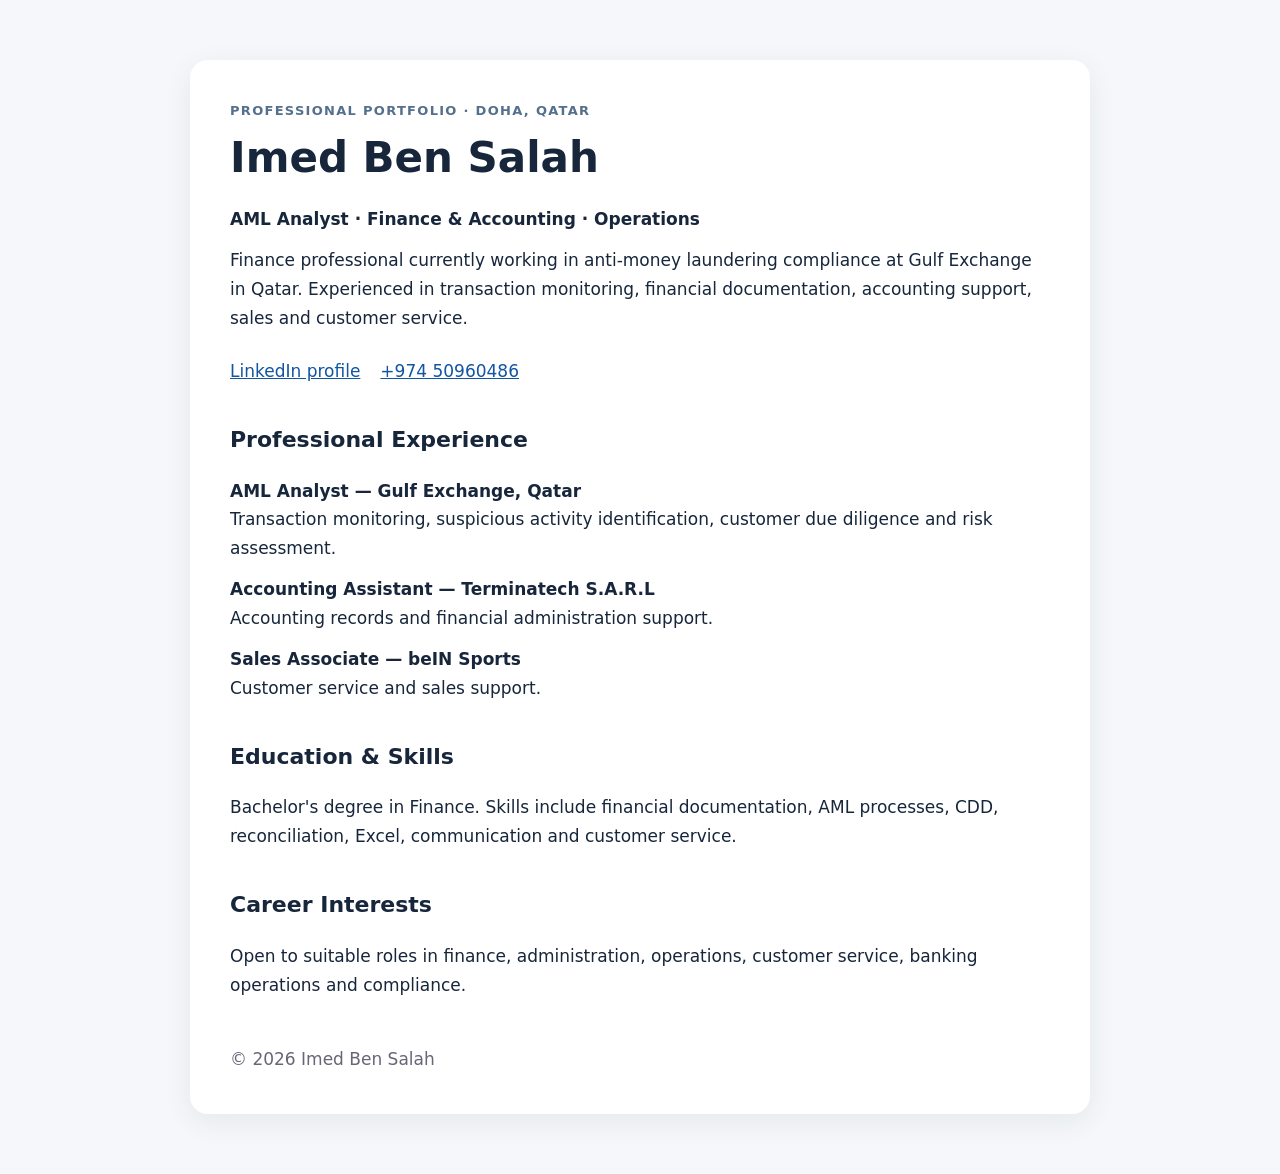
<file: index.html>
<!doctype html><html lang="en"><head><meta charset="utf-8"><meta name="viewport" content="width=device-width,initial-scale=1"><meta name="description" content="Imed Ben Salah — finance, AML compliance, accounting and customer service professional based in Doha, Qatar."><title>Imed Ben Salah | Professional Portfolio</title><style>body{margin:0;background:#f5f7fa;color:#17263b;font:17px/1.7 system-ui,Arial}main{max-width:820px;margin:60px auto;padding:40px;background:white;border-radius:18px;box-shadow:0 8px 30px #17263b12}h1{font-size:42px;margin:0}h2{font-size:22px;margin-top:35px}p{margin:12px 0}a{color:#1255a0}nav{display:flex;flex-wrap:wrap;gap:20px;margin-top:24px}.eyebrow{color:#54708c;font-weight:700;letter-spacing:.1em;text-transform:uppercase;font-size:13px}footer{margin-top:45px;color:#667}@media(max-width:600px){main{margin:0;padding:28px;border-radius:0}h1{font-size:34px}}</style></head><body><main><div class="eyebrow">Professional Portfolio · Doha, Qatar</div><h1>Imed Ben Salah</h1><p><strong>AML Analyst · Finance & Accounting · Operations</strong></p><p>Finance professional currently working in anti-money laundering compliance at Gulf Exchange in Qatar. Experienced in transaction monitoring, financial documentation, accounting support, sales and customer service.</p><nav><a href="https://www.linkedin.com/in/imed-bs" rel="noopener noreferrer">LinkedIn profile</a><a href="tel:+97450960486">+974 50960486</a></nav><h2>Professional Experience</h2><p><strong>AML Analyst — Gulf Exchange, Qatar</strong><br>Transaction monitoring, suspicious activity identification, customer due diligence and risk assessment.</p><p><strong>Accounting Assistant — Terminatech S.A.R.L</strong><br>Accounting records and financial administration support.</p><p><strong>Sales Associate — beIN Sports</strong><br>Customer service and sales support.</p><h2>Education & Skills</h2><p>Bachelor's degree in Finance. Skills include financial documentation, AML processes, CDD, reconciliation, Excel, communication and customer service.</p><h2>Career Interests</h2><p>Open to suitable roles in finance, administration, operations, customer service, banking operations and compliance.</p><footer>© 2026 Imed Ben Salah</footer></main></body></html>
</file>
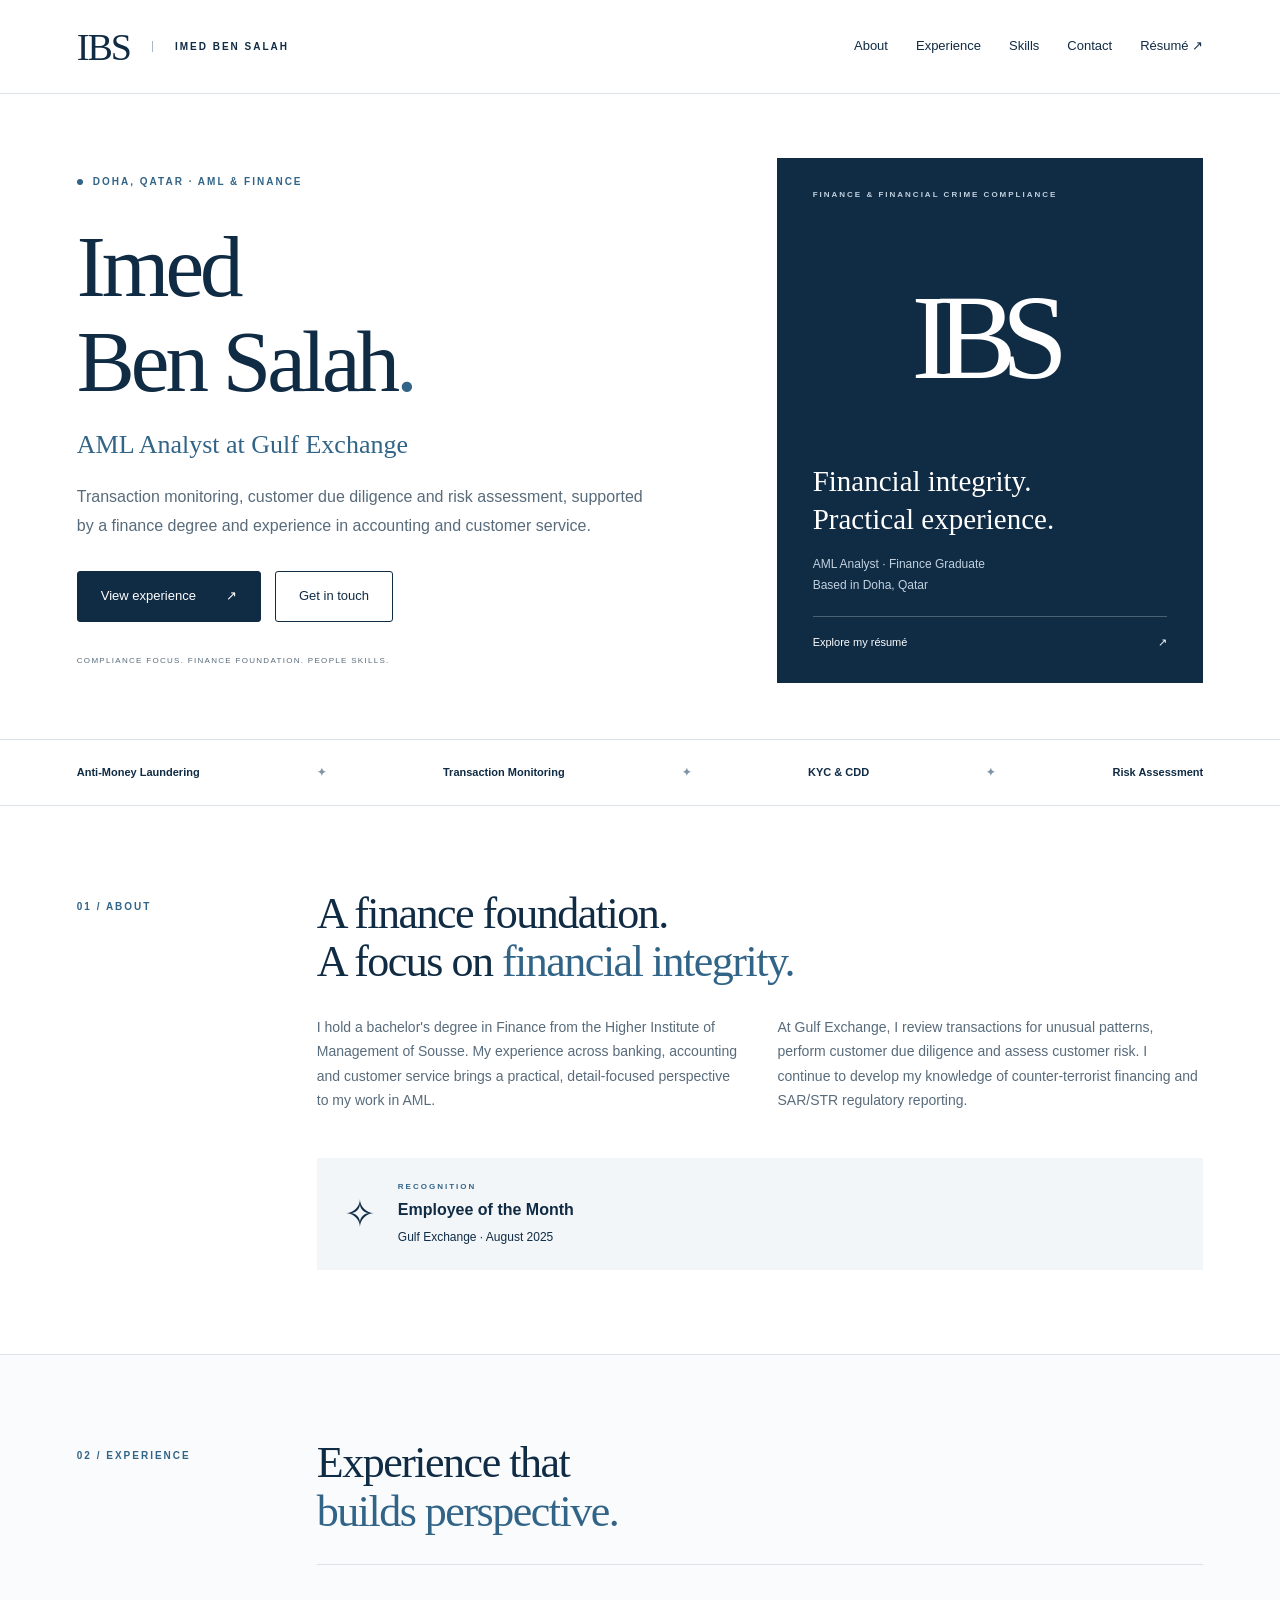
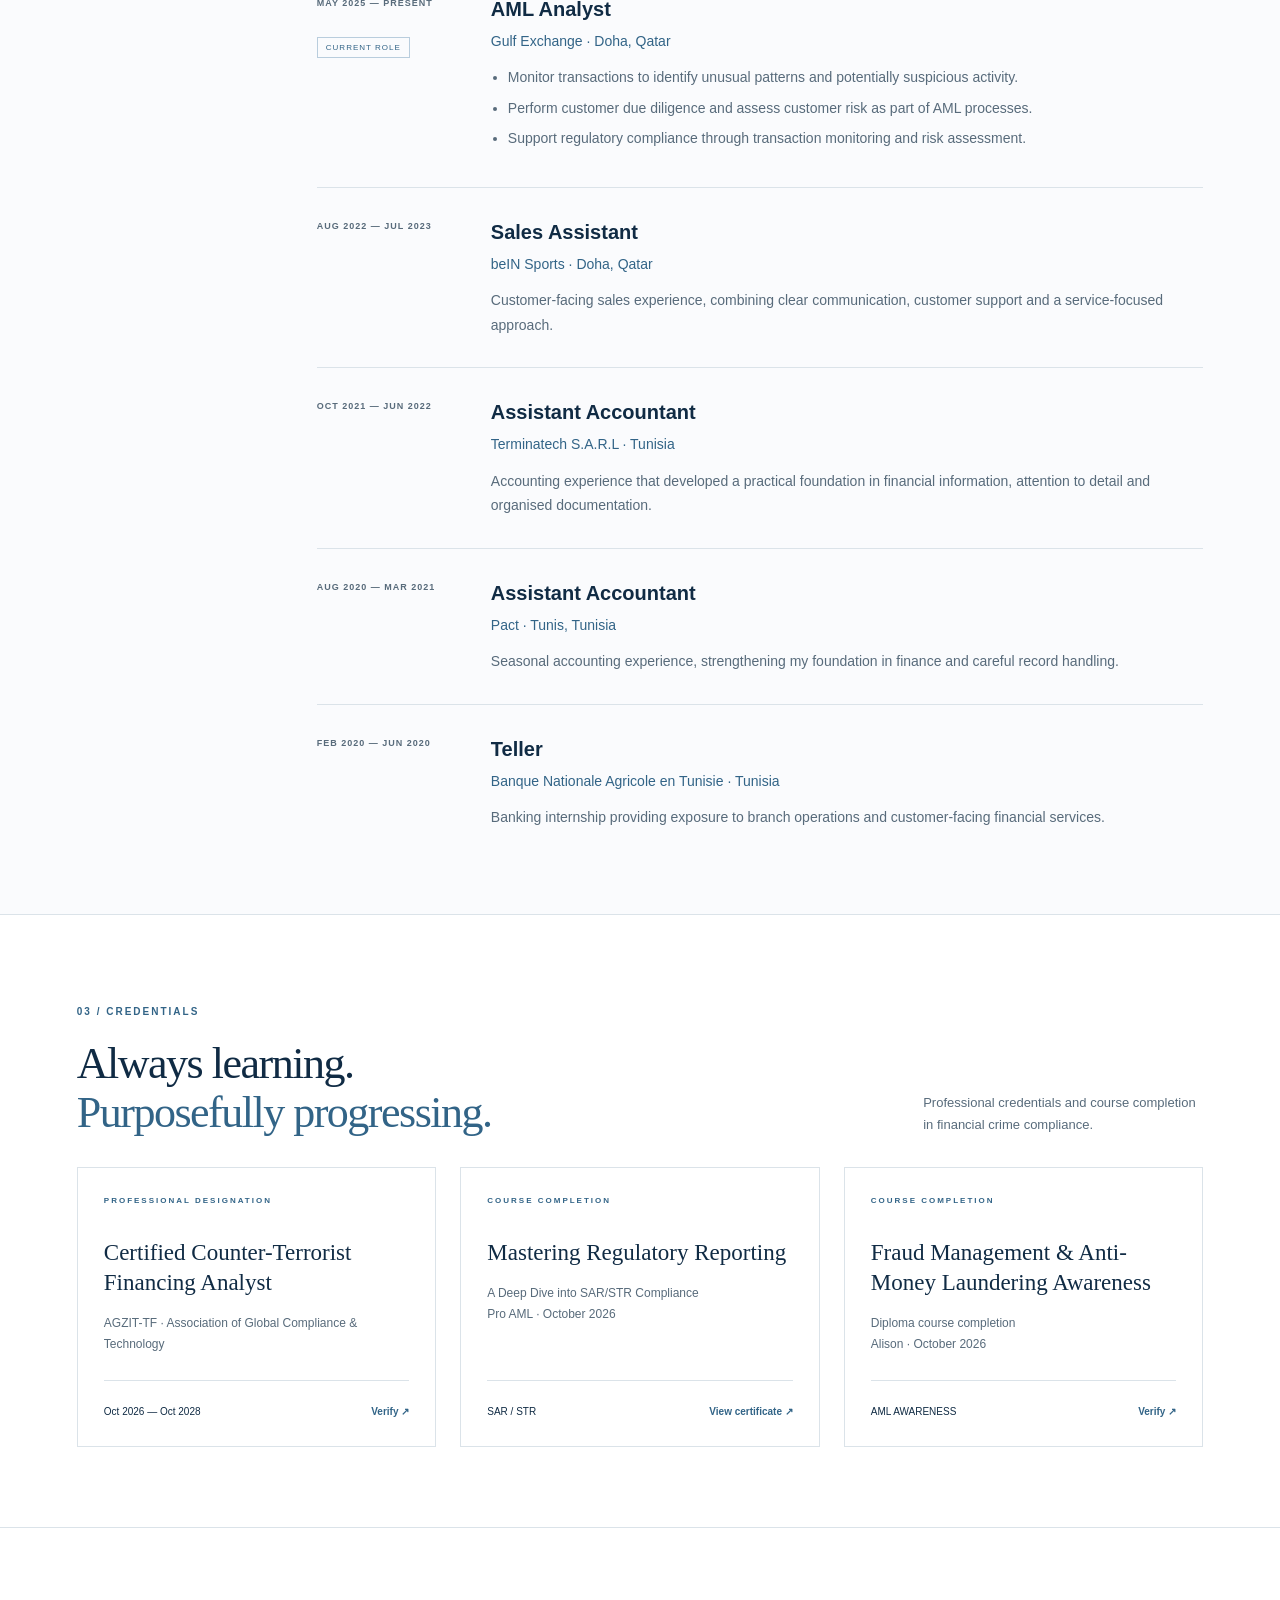
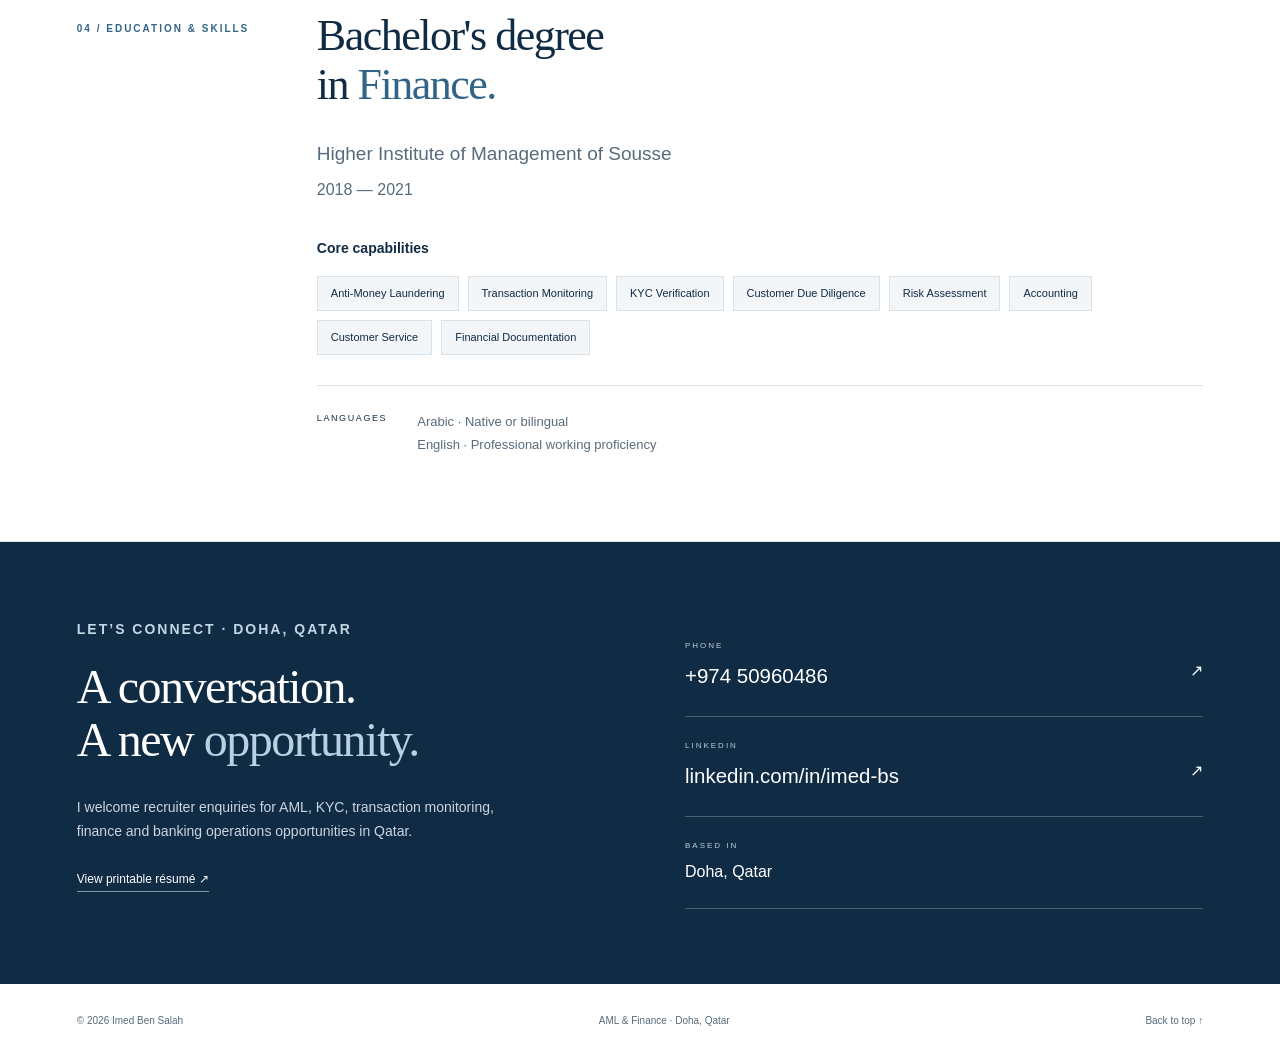
<file: docs/index.html>
<!doctype html>
<html lang="en"><head><meta charset="utf-8"><meta name="viewport" content="width=device-width,initial-scale=1"><meta name="description" content="Imed Ben Salah — AML Analyst in Doha, Qatar. Transaction monitoring, customer due diligence and financial crime compliance."><title>Imed Ben Salah — AML & Finance</title><link rel="stylesheet" href="style.css"></head>
<body><a class="skip" href="#main">Skip to content</a><header><a class="brand" href="#">IBS<span>IMED BEN SALAH</span></a><button class="menu-toggle" aria-label="Open navigation" aria-expanded="false" aria-controls="navigation">Menu <span>☰</span></button><nav id="navigation" aria-label="Main navigation"><a href="#about">About</a><a href="#experience">Experience</a><a href="#skills">Skills</a><a href="#contact">Contact</a><a href="resume.html">Résumé ↗</a></nav></header>
<main id="main"><section class="hero"><div class="hero-copy"><p class="eyebrow"><span class="dot"></span> DOHA, QATAR · AML & FINANCE</p><h1>Imed<br>Ben Salah<span>.</span></h1><p class="hero-role">AML Analyst at Gulf Exchange</p><p class="intro">Transaction monitoring, customer due diligence and risk assessment, supported by a finance degree and experience in accounting and customer service.</p><div class="actions"><a class="button" href="#experience">View experience <span>↗</span></a><a class="button secondary" href="#contact">Get in touch</a></div><p class="hero-footnote">COMPLIANCE FOCUS. FINANCE FOUNDATION. PEOPLE SKILLS.</p></div><aside class="identity" aria-label="Professional profile"><p class="card-label">FINANCE & FINANCIAL CRIME COMPLIANCE</p><div class="monogram">IBS</div><div class="identity-bottom"><h2>Financial integrity.<br>Practical experience.</h2><p>AML Analyst · Finance Graduate<br>Based in Doha, Qatar</p><a href="resume.html">Explore my résumé <span>↗</span></a></div></aside></section><div class="specialties" aria-label="Core specialties"><span>Anti-Money Laundering</span><i>✦</i><span>Transaction Monitoring</span><i>✦</i><span>KYC & CDD</span><i>✦</i><span>Risk Assessment</span></div>
<section class="about section" id="about"><div class="section-marker">01 / ABOUT</div><div><h2>A finance foundation.<br>A focus on <em>financial integrity.</em></h2><div class="two-col"><p>I hold a bachelor's degree in Finance from the Higher Institute of Management of Sousse. My experience across banking, accounting and customer service brings a practical, detail-focused perspective to my work in AML.</p><p>At Gulf Exchange, I review transactions for unusual patterns, perform customer due diligence and assess customer risk. I continue to develop my knowledge of counter-terrorist financing and SAR/STR regulatory reporting.</p></div><div class="recognition"><span class="star">✧</span><div><p class="eyebrow">RECOGNITION</p><h3>Employee of the Month</h3><p>Gulf Exchange · August 2025</p></div></div></div></section>
<section class="section experience" id="experience"><div class="section-marker">02 / EXPERIENCE</div><div><h2>Experience that<br><em>builds perspective.</em></h2><article class="job"><div><p class="date">MAY 2025 — PRESENT</p><span class="current">CURRENT ROLE</span></div><div><h3>AML Analyst</h3><p class="company">Gulf Exchange · Doha, Qatar</p><ul><li>Monitor transactions to identify unusual patterns and potentially suspicious activity.</li><li>Perform customer due diligence and assess customer risk as part of AML processes.</li><li>Support regulatory compliance through transaction monitoring and risk assessment.</li></ul></div></article><article class="job"><p class="date">AUG 2022 — JUL 2023</p><div><h3>Sales Assistant</h3><p class="company">beIN Sports · Doha, Qatar</p><p>Customer-facing sales experience, combining clear communication, customer support and a service-focused approach.</p></div></article><article class="job"><p class="date">OCT 2021 — JUN 2022</p><div><h3>Assistant Accountant</h3><p class="company">Terminatech S.A.R.L · Tunisia</p><p>Accounting experience that developed a practical foundation in financial information, attention to detail and organised documentation.</p></div></article><article class="job"><p class="date">AUG 2020 — MAR 2021</p><div><h3>Assistant Accountant</h3><p class="company">Pact · Tunis, Tunisia</p><p>Seasonal accounting experience, strengthening my foundation in finance and careful record handling.</p></div></article><article class="job"><p class="date">FEB 2020 — JUN 2020</p><div><h3>Teller</h3><p class="company">Banque Nationale Agricole en Tunisie · Tunisia</p><p>Banking internship providing exposure to branch operations and customer-facing financial services.</p></div></article></div></section>
<section class="credentials" id="credentials"><div class="section-heading"><div><p class="section-marker">03 / CREDENTIALS</p><h2>Always learning.<br><em>Purposefully progressing.</em></h2></div><p class="section-note">Professional credentials and course completion in financial crime compliance.</p></div><div class="credential-grid"><article class="credential featured"><span class="cert-type">PROFESSIONAL DESIGNATION</span><h3>Certified Counter-Terrorist Financing Analyst</h3><p>AGZIT-TF · Association of Global Compliance & Technology</p><div class="cert-footer"><span>Oct 2026 — Oct 2028</span><a href="https://app.agzit.com/verify/HTAGTFW59JCM6RSN" target="_blank" rel="noopener noreferrer">Verify ↗</a></div></article><article class="credential"><span class="cert-type">COURSE COMPLETION</span><h3>Mastering Regulatory Reporting</h3><p>A Deep Dive into SAR/STR Compliance<br>Pro AML · October 2026</p><div class="cert-footer"><span>SAR / STR</span><a href="sar-str-certificate.pdf" target="_blank" rel="noopener noreferrer">View certificate ↗</a></div></article><article class="credential"><span class="cert-type">COURSE COMPLETION</span><h3>Fraud Management & Anti-Money Laundering Awareness</h3><p>Diploma course completion<br>Alison · October 2026</p><div class="cert-footer"><span>AML AWARENESS</span><a href="https://alison.com/verify/b2c5c62478" target="_blank" rel="noopener noreferrer">Verify ↗</a></div></article></div></section>
<section class="section education" id="skills"><div class="section-marker">04 / EDUCATION & SKILLS</div><div><h2>Bachelor's degree<br>in <em>Finance.</em></h2><p class="school">Higher Institute of Management of Sousse</p><p>2018 — 2021</p><h3 class="skills-title">Core capabilities</h3><div class="skill-tags"><span>Anti-Money Laundering</span><span>Transaction Monitoring</span><span>KYC Verification</span><span>Customer Due Diligence</span><span>Risk Assessment</span><span>Accounting</span><span>Customer Service</span><span>Financial Documentation</span></div><div class="language"><span>LANGUAGES</span><p>Arabic · Native or bilingual<br>English · Professional working proficiency</p></div></div></section>
<section class="contact" id="contact"><div><p class="eyebrow">LET’S CONNECT · DOHA, QATAR</p><h2>A conversation.<br>A new <em>opportunity.</em></h2><p>I welcome recruiter enquiries for AML, KYC, transaction monitoring, finance and banking operations opportunities in Qatar.</p><a class="resume-link" href="resume.html">View printable résumé ↗</a></div><div class="contact-links"><a href="tel:+97450960486"><span>PHONE</span><strong>+974 50960486</strong><b>↗</b></a><a href="https://www.linkedin.com/in/imed-bs/" target="_blank" rel="noopener noreferrer"><span>LINKEDIN</span><strong>linkedin.com/in/imed-bs</strong><b>↗</b></a><div class="contact-location"><span>BASED IN</span><strong>Doha, Qatar</strong></div></div></section></main><footer><span>© 2026 Imed Ben Salah</span><span>AML & Finance · Doha, Qatar</span><a href="#">Back to top ↑</a></footer><script>
const toggle=document.querySelector('.menu-toggle'), nav=document.querySelector('nav');
toggle.addEventListener('click',()=>{const open=toggle.getAttribute('aria-expanded')!=='true';toggle.setAttribute('aria-expanded',String(open));toggle.setAttribute('aria-label',open?'Close navigation':'Open navigation');nav.classList.toggle('open',open)});
nav.querySelectorAll('a').forEach(a=>a.addEventListener('click',()=>{nav.classList.remove('open');toggle.setAttribute('aria-expanded','false');toggle.setAttribute('aria-label','Open navigation')}));
document.addEventListener('keydown',e=>{if(e.key==='Escape'){nav.classList.remove('open');toggle.setAttribute('aria-expanded','false');toggle.setAttribute('aria-label','Open navigation')}});
</script></body></html>
</file>
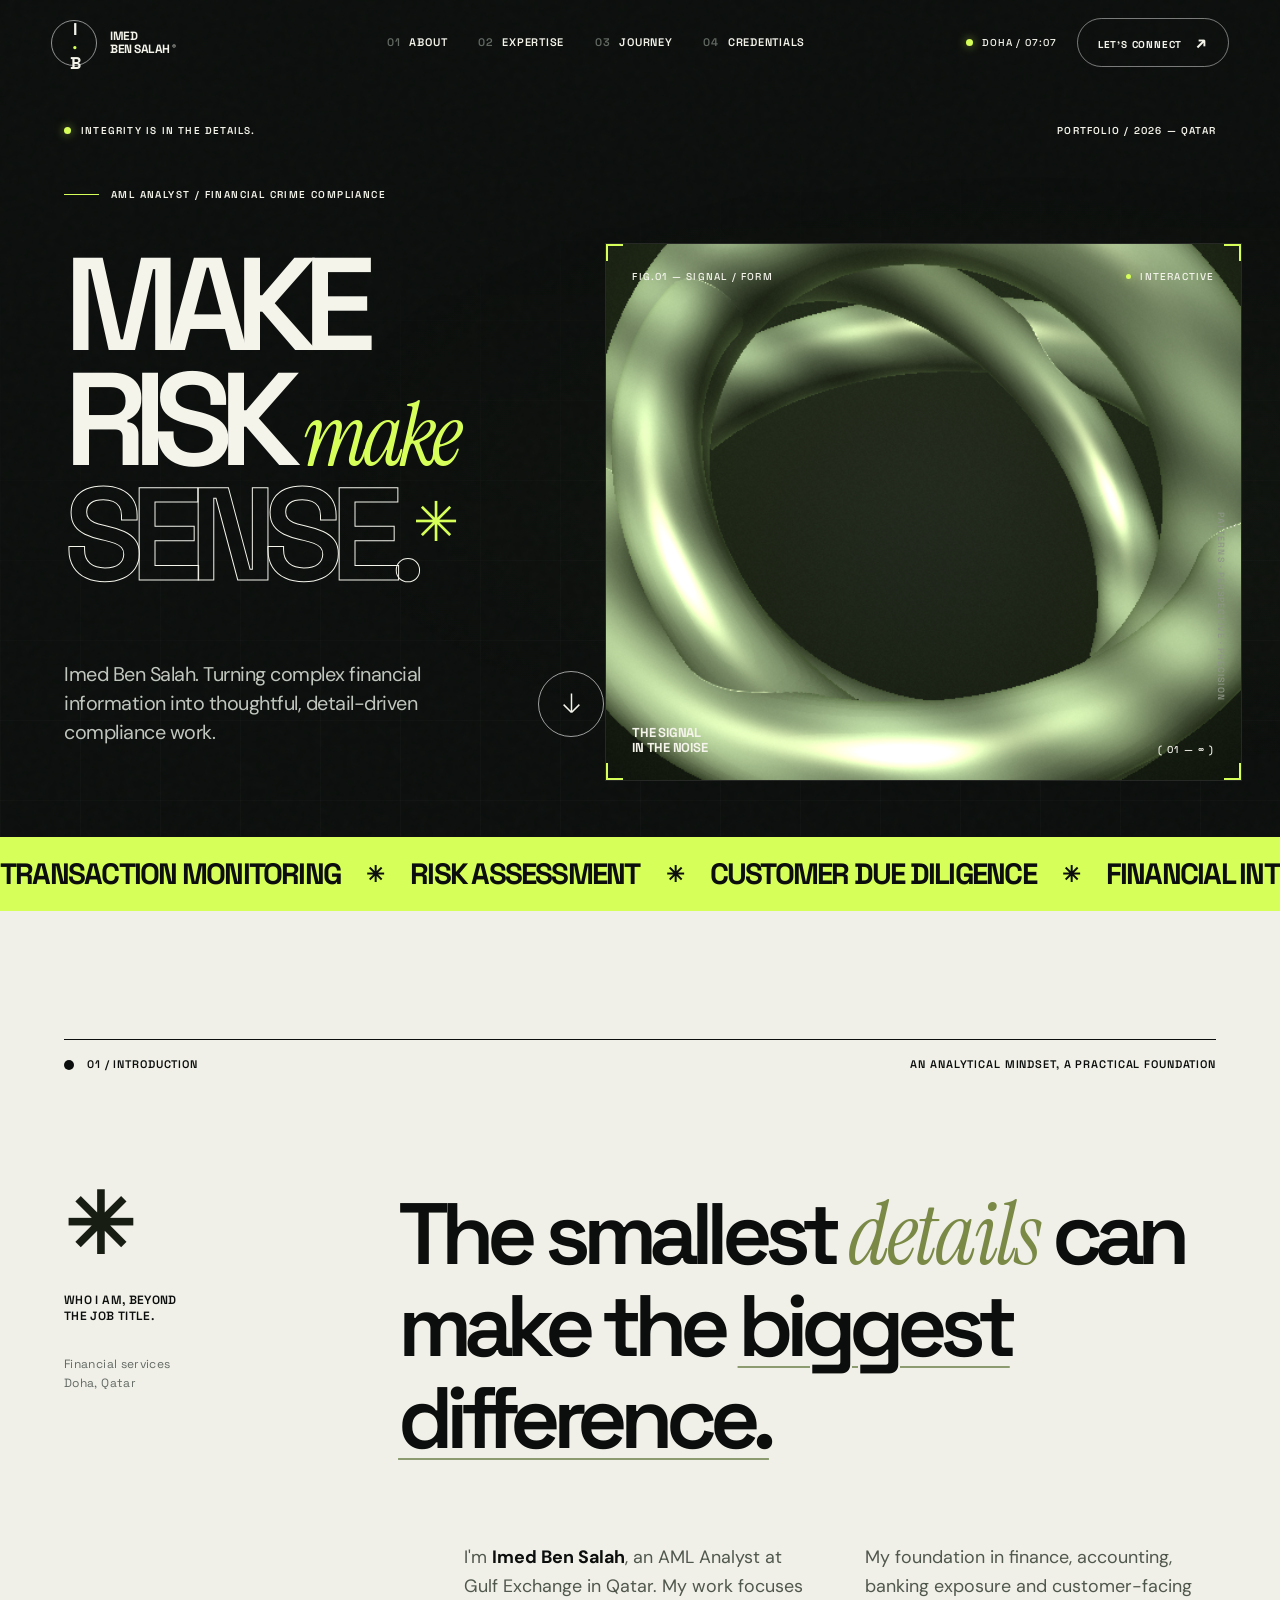
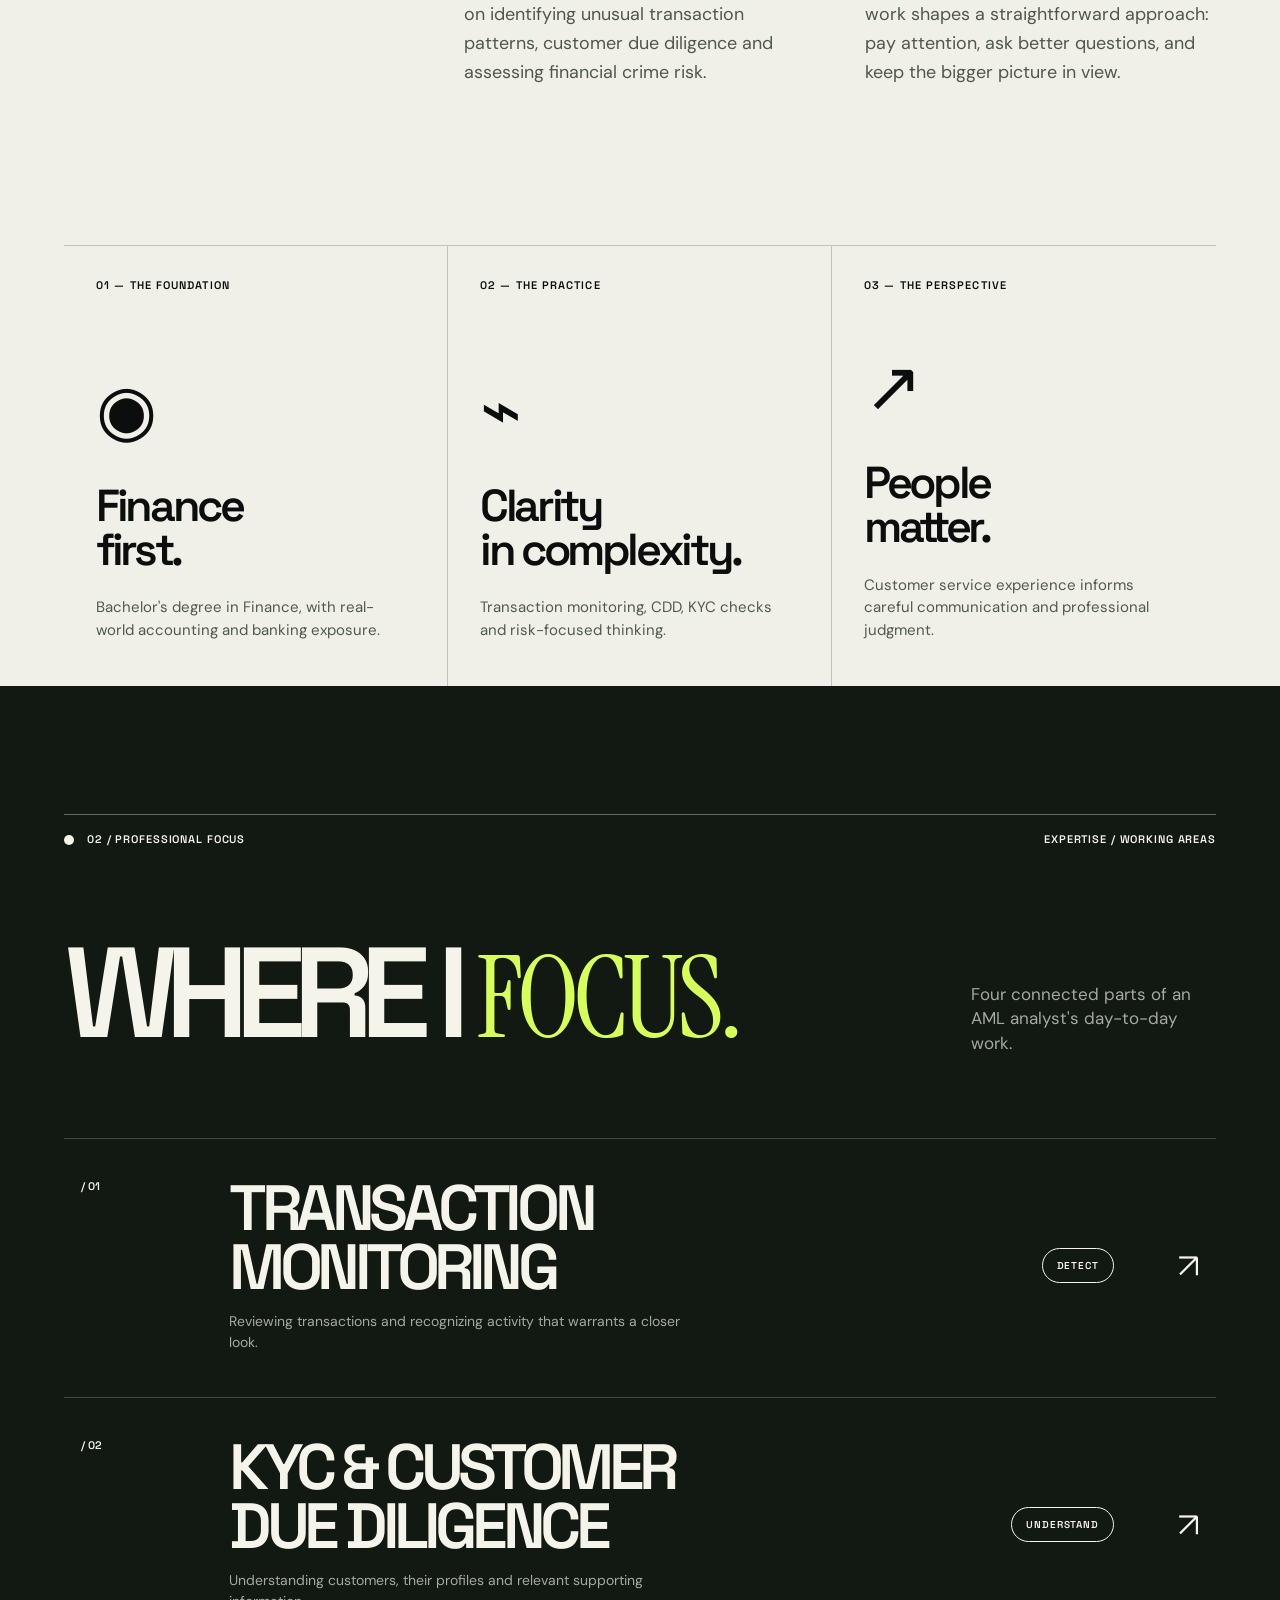
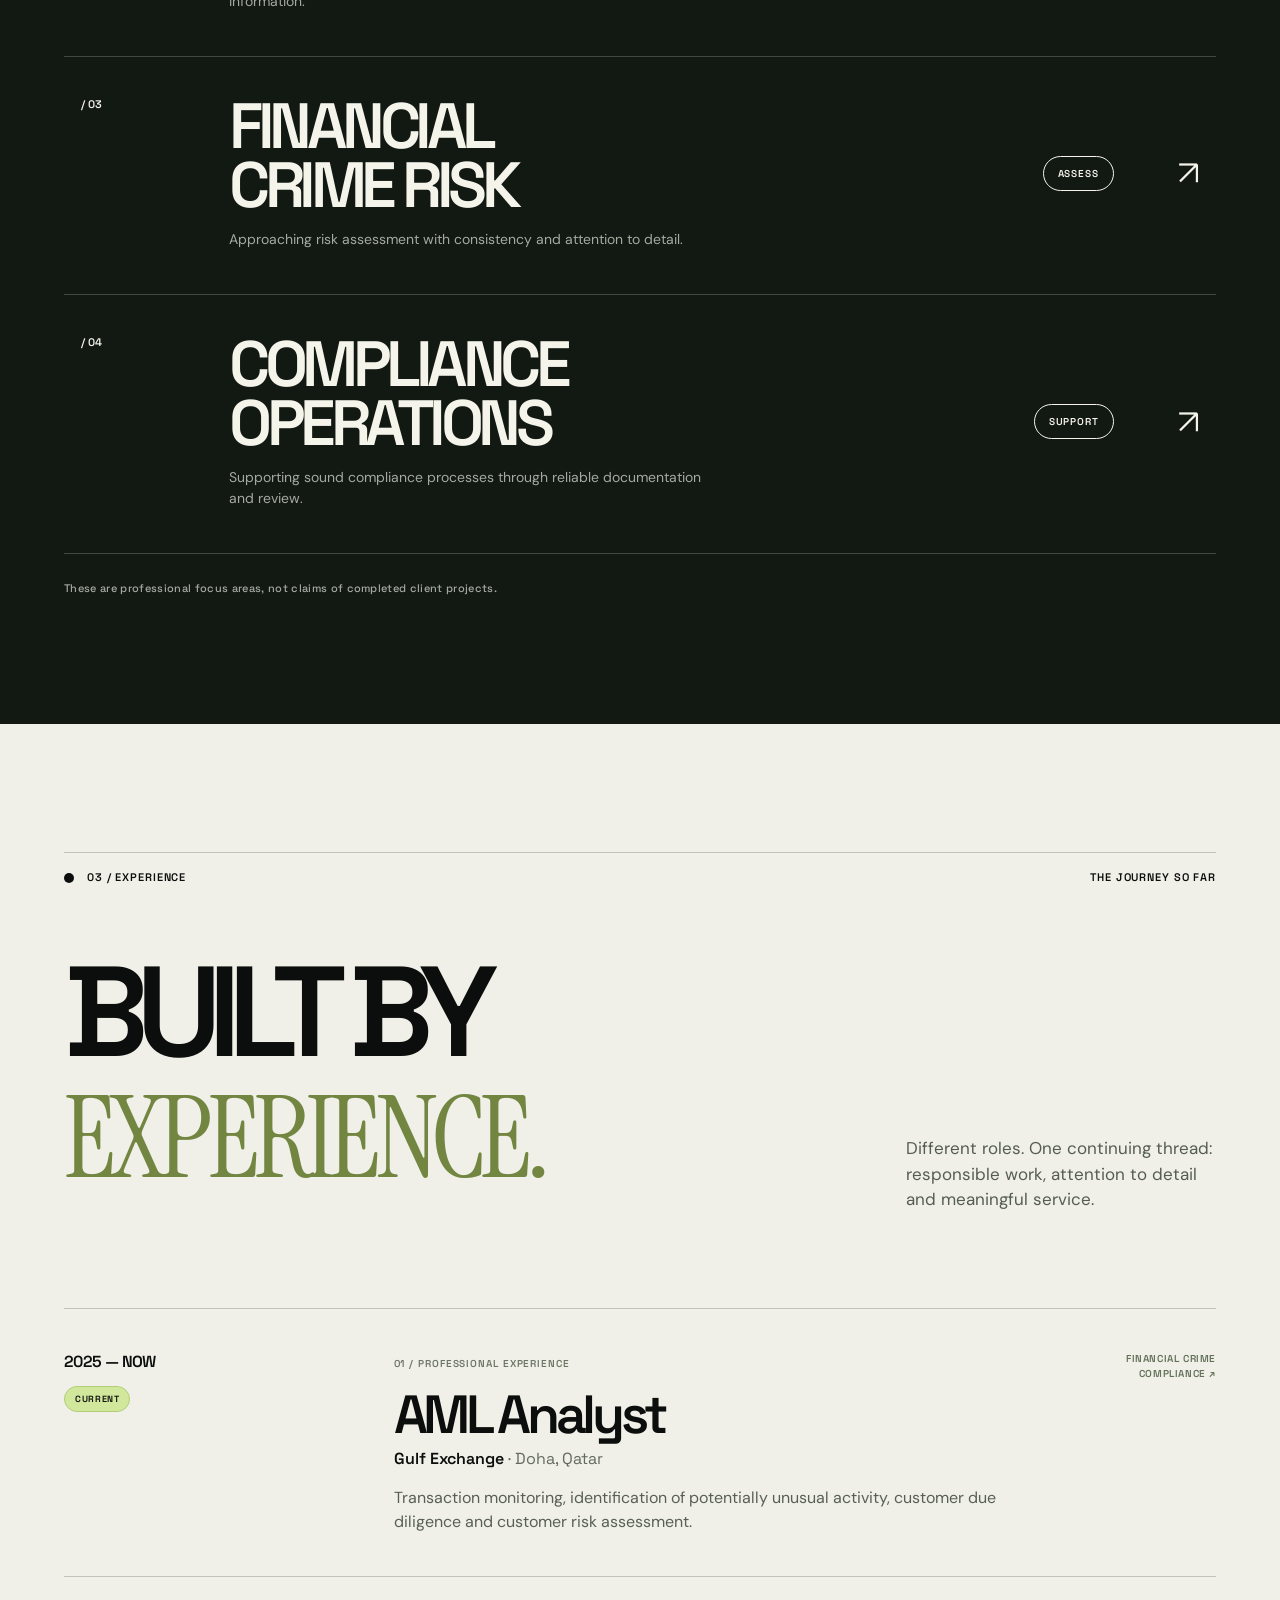
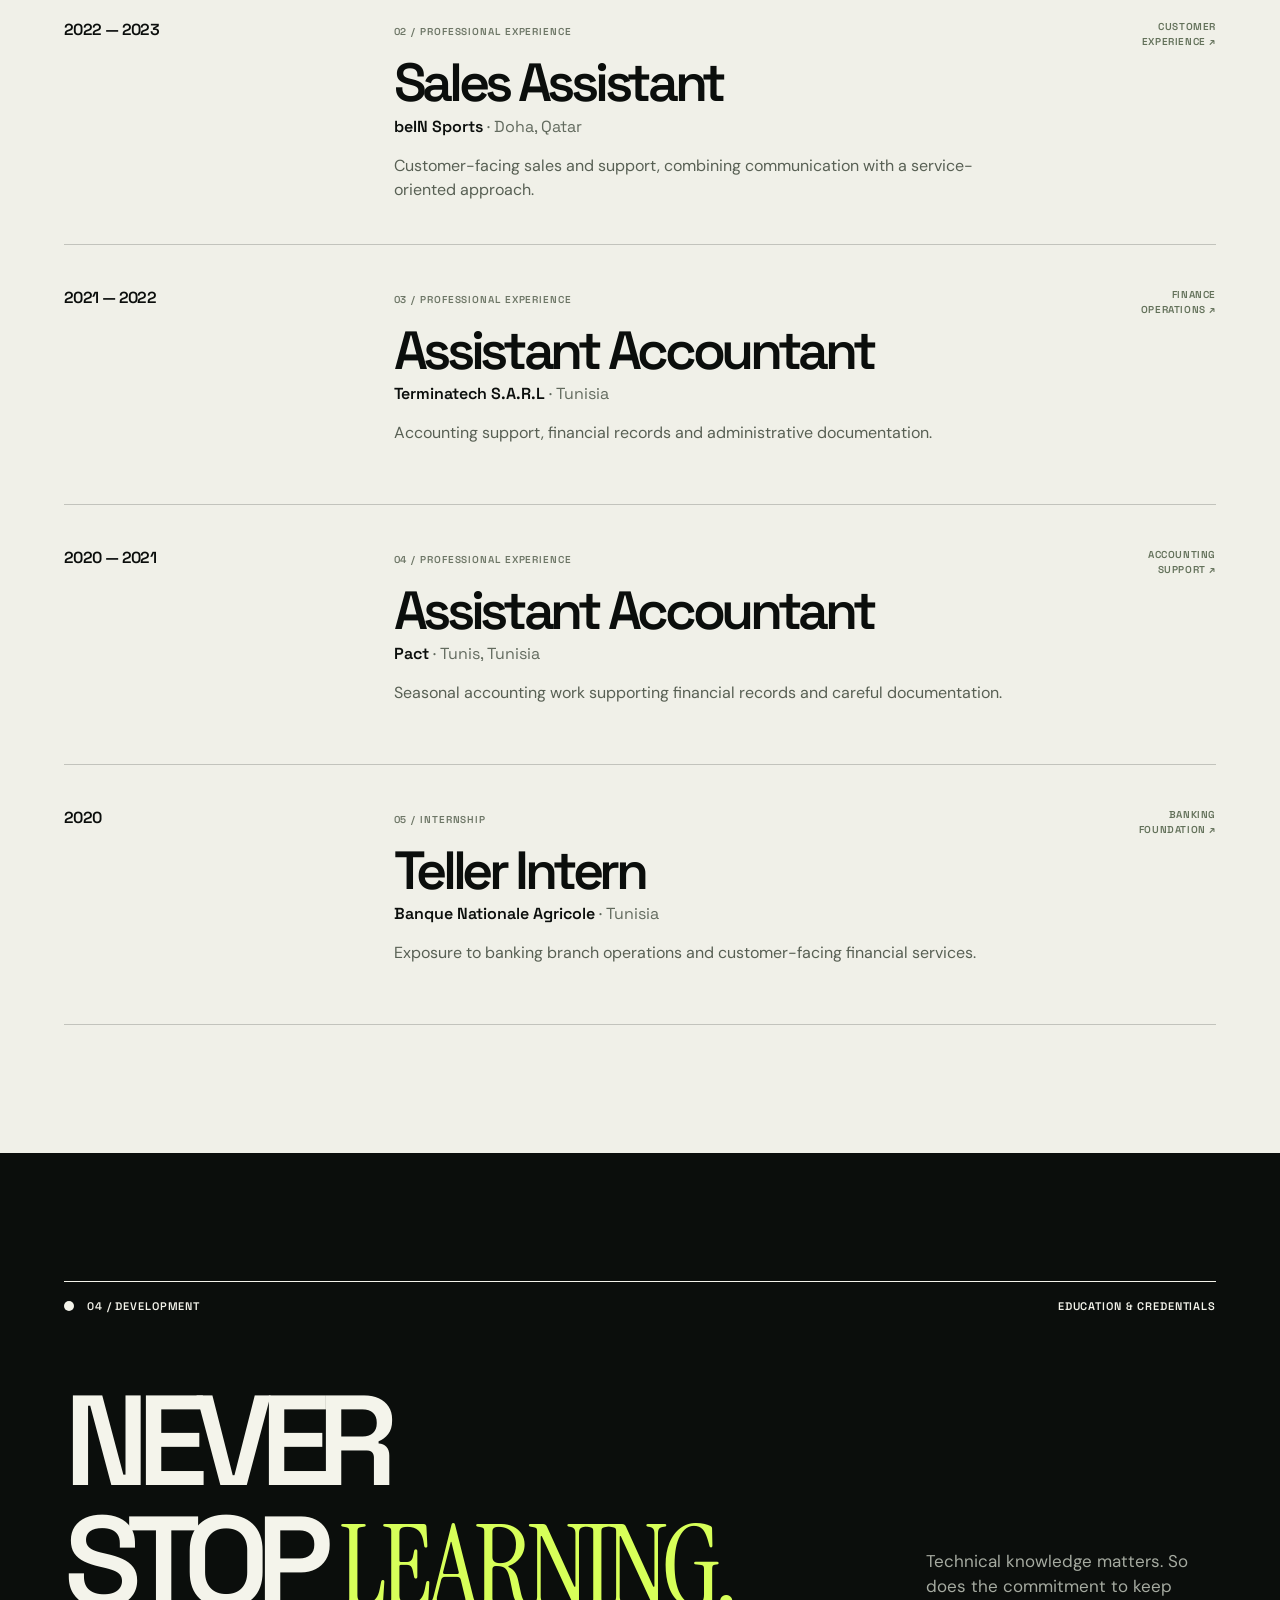
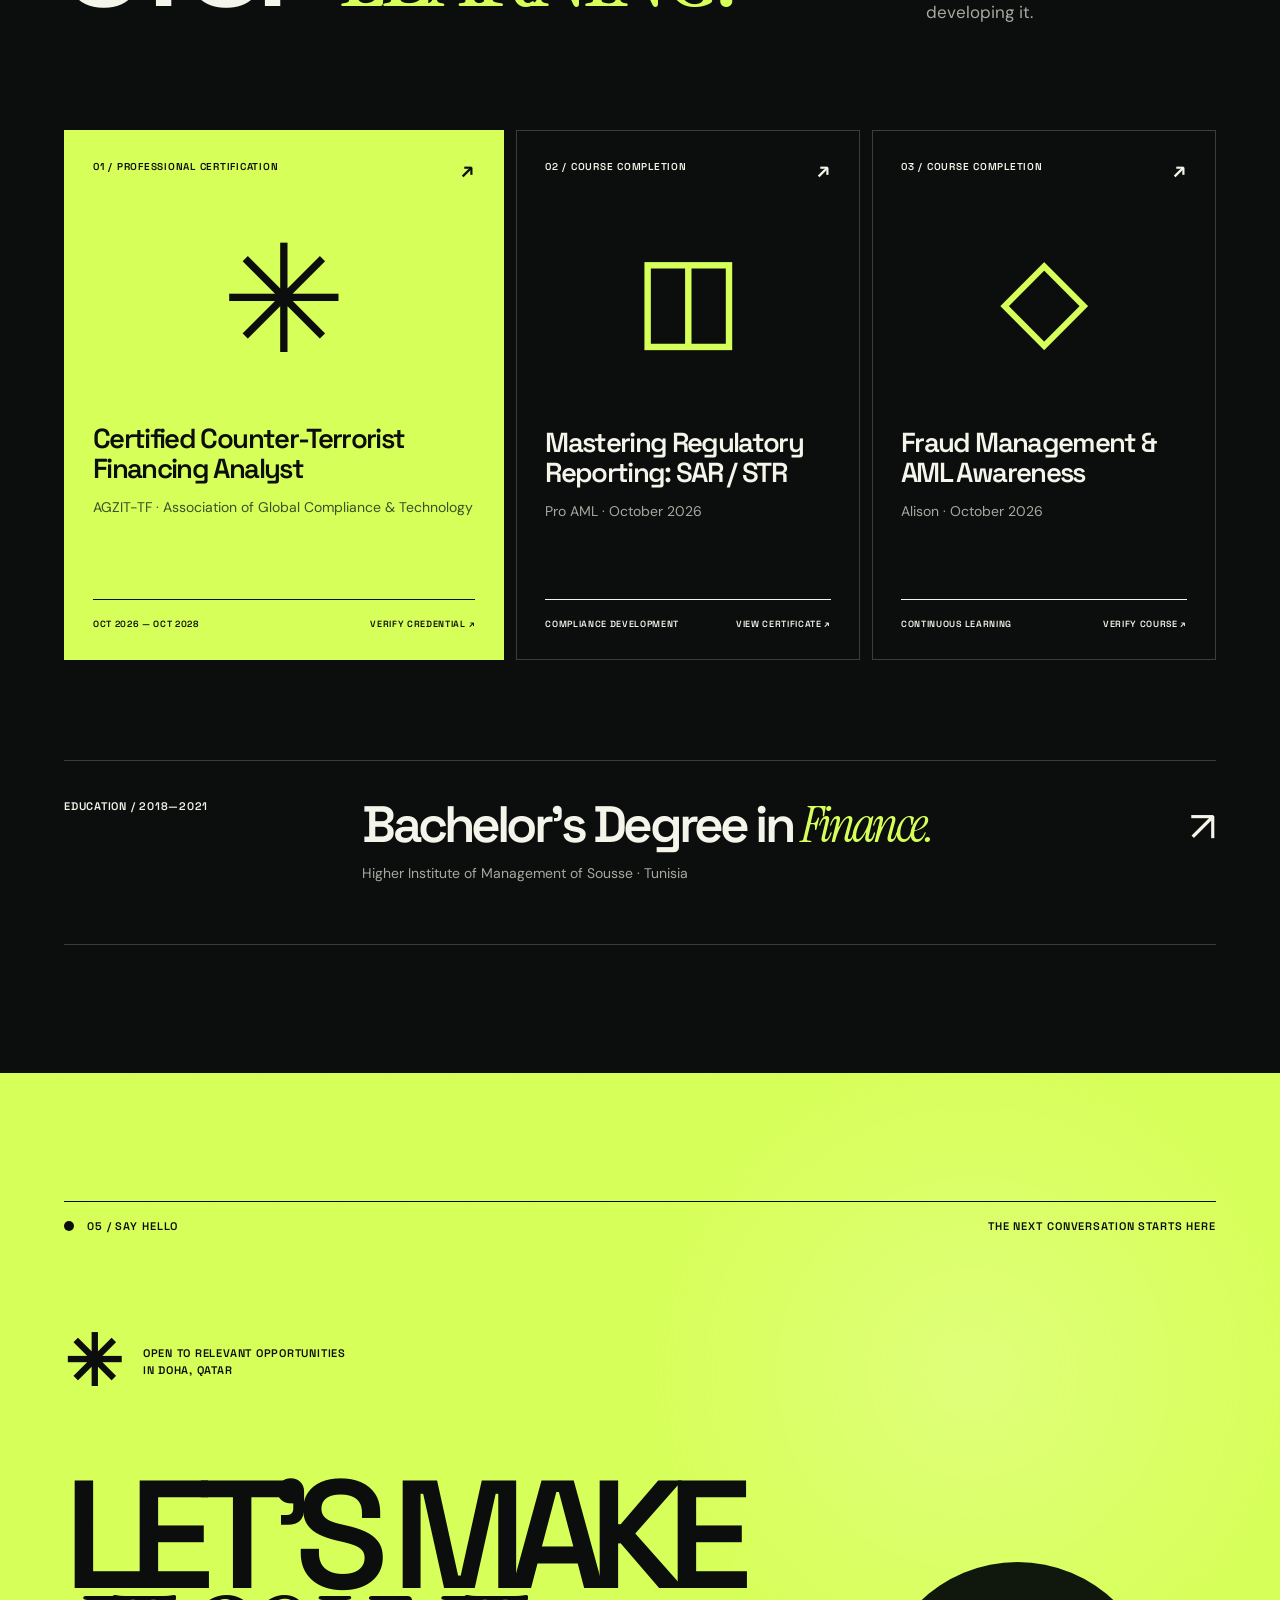
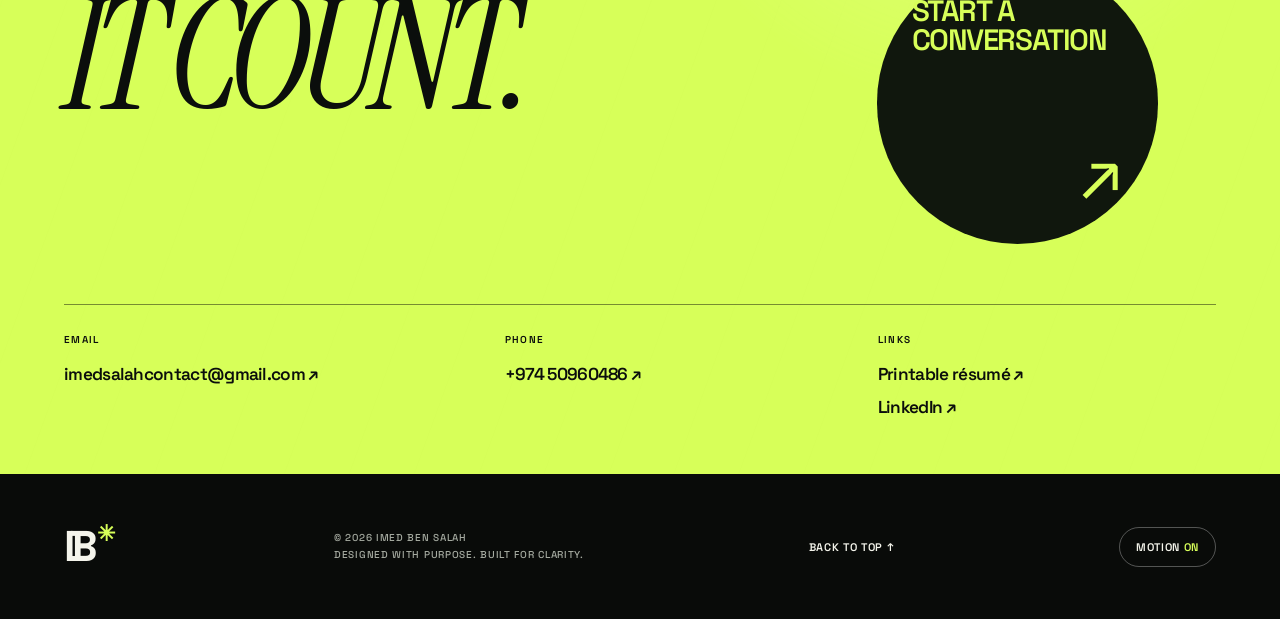
<file: premium-preview/index.html>
<!doctype html>
<html lang="en">
<head>
  <meta charset="utf-8">
  <meta name="viewport" content="width=device-width, initial-scale=1">
  <meta name="theme-color" content="#0b0e0c">
  <meta name="description" content="Imed Ben Salah — AML Analyst at Gulf Exchange in Doha, Qatar. Financial crime compliance, transaction monitoring, KYC/CDD and risk assessment.">
  <meta property="og:type" content="website">
  <meta property="og:title" content="Imed Ben Salah® — Clarity in Financial Crime Compliance">
  <meta property="og:description" content="A distinctly different professional portfolio. Focused on financial integrity, analytical thinking, and the details that matter.">
  <title>Imed Ben Salah® — AML Analyst / Financial Crime Compliance</title>
  <link rel="preconnect" href="https://fonts.googleapis.com">
  <link rel="preconnect" href="https://fonts.gstatic.com" crossorigin>
  <link href="https://fonts.googleapis.com/css2?family=DM+Sans:wght@400;500;600;700&family=Space+Grotesk:wght@400;500;600;700&family=Instrument+Serif:ital@0;1&display=swap" rel="stylesheet">
  <link rel="stylesheet" href="styles.css">
</head>
<body>
<a class="skip-link" href="#main">Skip to content</a>
<div class="progress" aria-hidden="true"><div id="progress-bar"></div></div>
<div class="cursor-ring" id="cursor-ring" aria-hidden="true"></div>
<div class="cursor-point" id="cursor-point" aria-hidden="true"></div>

<header class="topbar" id="topbar">
  <a class="brand" href="#top" aria-label="Imed Ben Salah — back to top"><span class="brand-mark">I<span>·</span>B</span><span class="brand-type">IMED<br>BEN SALAH<span class="brand-reg">®</span></span></a>
  <nav class="desktop-nav" aria-label="Primary navigation">
    <a href="#about"><span>01</span> About</a><a href="#expertise"><span>02</span> Expertise</a><a href="#experience"><span>03</span> Journey</a><a href="#credentials"><span>04</span> Credentials</a>
  </nav>
  <div class="header-right"><span class="qatar-clock" aria-label="Current time in Doha"><i class="clock-pulse"></i><span id="doha-time">DOHA / QATAR</span></span><a href="#contact" class="top-contact" data-magnetic>LET'S CONNECT <span aria-hidden="true">↗</span></a><button type="button" class="menu-btn" id="menu-toggle" aria-expanded="false" aria-controls="mobile-nav" aria-label="Open menu"><span></span><span></span></button></div>
</header>
<nav id="mobile-nav" class="mobile-nav" aria-label="Mobile navigation" inert>
  <a href="#about"><small>01 /</small> About</a><a href="#expertise"><small>02 /</small> Expertise</a><a href="#experience"><small>03 /</small> Journey</a><a href="#credentials"><small>04 /</small> Credentials</a><a href="#contact"><small>05 /</small> Contact</a>
  <div class="nav-bottom">AML Analyst · Doha, Qatar</div>
</nav>

<main id="main">
<section class="hero dark-section" id="top" aria-labelledby="hero-title">
  <div class="hero-grain" aria-hidden="true"></div><div class="hero-grid" aria-hidden="true"></div>
  <div class="hero-topline reveal"><span><i class="status-dot"></i> INTEGRITY IS IN THE DETAILS.</span><span>PORTFOLIO / 2026 — QATAR</span></div>
  <div class="hero-inner">
    <div class="hero-copy">
      <div class="hero-eyebrow reveal"><span class="line-em"></span> AML ANALYST / FINANCIAL CRIME COMPLIANCE</div>
      <h1 id="hero-title" class="hero-title"><span class="title-line mask-line"><span>MAKE</span></span><span class="title-line mask-line"><span>RISK <em>make</em></span></span><span class="title-line mask-line"><span><span class="ink-outline">SENSE.</span><b class="full-stop">✳</b></span></span></h1>
      <div class="hero-bottom reveal"><div class="hero-description">Imed Ben Salah. Turning complex financial information into thoughtful, detail-driven compliance work.</div><a class="circle-link" href="#about" aria-label="Discover portfolio"><svg viewBox="0 0 24 24" aria-hidden="true"><path d="M12 3v17m0 0-7-7m7 7 7-7"/></svg></a></div>
    </div>
    <div class="hero-visual reveal" id="hero-visual">
      <div class="visual-corner top-left"></div><div class="visual-corner top-right"></div><div class="visual-corner bottom-left"></div><div class="visual-corner bottom-right"></div>
      <div class="visual-top"><span>FIG.01 — SIGNAL / FORM</span><span class="rotation-indicator"><span class="rot-dot"></span> INTERACTIVE</span></div>
      <canvas id="sculpture" aria-label="Abstract animated sculptural visualization representing analysis and patterns" role="img"></canvas>
      <div class="sculpture-fallback" aria-hidden="true"><div class="fallback-ring"></div><div class="fallback-ring second"></div><div class="fallback-core">IBS</div></div>
      <div class="visual-side-label" aria-hidden="true">PATTERNS · PERSPECTIVE · PRECISION</div>
      <div class="visual-caption"><div>THE SIGNAL<br>IN THE NOISE</div><span>( 01 — ∞ )</span></div>
    </div>
  </div>
  <div class="hero-ticker" aria-label="Core focus areas"><div class="ticker-track" aria-hidden="true"><span>TRANSACTION MONITORING</span><b>✳</b><span>RISK ASSESSMENT</span><b>✳</b><span>CUSTOMER DUE DILIGENCE</span><b>✳</b><span>FINANCIAL INTEGRITY</span><b>✳</b><span>TRANSACTION MONITORING</span><b>✳</b><span>RISK ASSESSMENT</span><b>✳</b><span>CUSTOMER DUE DILIGENCE</span><b>✳</b><span>FINANCIAL INTEGRITY</span><b>✳</b></div></div>
</section>

<section class="about light-section section-pad" id="about" aria-labelledby="about-heading">
  <div class="section-cap reveal"><span class="cap-index">01 / INTRODUCTION</span><span>AN ANALYTICAL MINDSET, A PRACTICAL FOUNDATION</span></div>
  <div class="about-layout">
    <div class="about-aside reveal"><div class="mini-asterisk" aria-hidden="true">✳</div><span>WHO I AM, BEYOND<br>THE JOB TITLE.</span><p>Financial services<br>Doha, Qatar</p></div>
    <div class="about-body"><h2 class="statement reveal" id="about-heading">The smallest <em>details</em> can make the <span class="text-underline">biggest difference.</span></h2><div class="about-details reveal"><p>I'm <strong>Imed Ben Salah</strong>, an AML Analyst at Gulf Exchange in Qatar. My work focuses on identifying unusual transaction patterns, customer due diligence and assessing financial crime risk.</p><p>My foundation in finance, accounting, banking exposure and customer-facing work shapes a straightforward approach: pay attention, ask better questions, and keep the bigger picture in view.</p></div></div>
  </div>
  <div class="principles-grid">
    <article class="principle reveal"><span>01 — THE FOUNDATION</span><div class="principle-symbol">◉</div><h3>Finance<br>first.</h3><p>Bachelor's degree in Finance, with real-world accounting and banking exposure.</p></article>
    <article class="principle reveal"><span>02 — THE PRACTICE</span><div class="principle-symbol">⌁</div><h3>Clarity<br>in complexity.</h3><p>Transaction monitoring, CDD, KYC checks and risk-focused thinking.</p></article>
    <article class="principle reveal"><span>03 — THE PERSPECTIVE</span><div class="principle-symbol">↗</div><h3>People<br>matter.</h3><p>Customer service experience informs careful communication and professional judgment.</p></article>
  </div>
</section>

<section class="expertise dark-section section-pad" id="expertise" aria-labelledby="expertise-heading">
  <div class="section-cap reveal"><span class="cap-index">02 / PROFESSIONAL FOCUS</span><span>EXPERTISE / WORKING AREAS</span></div>
  <div class="expertise-heading-wrap reveal"><h2 id="expertise-heading">WHERE I <em>FOCUS.</em></h2><p>Four connected parts of an AML analyst's day-to-day work.</p></div>
  <div class="expertise-list">
    <article class="expertise-item reveal" tabindex="0"><span class="expertise-num">/ 01</span><div class="expertise-name"><h3>TRANSACTION<br>MONITORING</h3><p>Reviewing transactions and recognizing activity that warrants a closer look.</p></div><span class="expertise-chip">DETECT</span><span class="expertise-arrow" aria-hidden="true">↗</span></article>
    <article class="expertise-item reveal" tabindex="0"><span class="expertise-num">/ 02</span><div class="expertise-name"><h3>KYC & CUSTOMER<br>DUE DILIGENCE</h3><p>Understanding customers, their profiles and relevant supporting information.</p></div><span class="expertise-chip">UNDERSTAND</span><span class="expertise-arrow" aria-hidden="true">↗</span></article>
    <article class="expertise-item reveal" tabindex="0"><span class="expertise-num">/ 03</span><div class="expertise-name"><h3>FINANCIAL<br>CRIME RISK</h3><p>Approaching risk assessment with consistency and attention to detail.</p></div><span class="expertise-chip">ASSESS</span><span class="expertise-arrow" aria-hidden="true">↗</span></article>
    <article class="expertise-item reveal" tabindex="0"><span class="expertise-num">/ 04</span><div class="expertise-name"><h3>COMPLIANCE<br>OPERATIONS</h3><p>Supporting sound compliance processes through reliable documentation and review.</p></div><span class="expertise-chip">SUPPORT</span><span class="expertise-arrow" aria-hidden="true">↗</span></article>
  </div>
  <p class="focus-note reveal">These are professional focus areas, not claims of completed client projects.</p>
</section>

<section class="journey light-section section-pad" id="experience" aria-labelledby="journey-heading">
  <div class="section-cap reveal"><span class="cap-index">03 / EXPERIENCE</span><span>THE JOURNEY SO FAR</span></div>
  <div class="journey-intro reveal"><h2 id="journey-heading">BUILT BY<br><em>EXPERIENCE.</em></h2><p>Different roles. One continuing thread: responsible work, attention to detail and meaningful service.</p></div>
  <div class="timeline">
    <article class="timeline-entry reveal"><div class="timeline-year">2025 — NOW<span class="active-pill">CURRENT</span></div><div class="timeline-content"><span class="job-order">01 / PROFESSIONAL EXPERIENCE</span><h3>AML Analyst</h3><p class="job-company">Gulf Exchange <span>· Doha, Qatar</span></p><p>Transaction monitoring, identification of potentially unusual activity, customer due diligence and customer risk assessment.</p></div><div class="timeline-side">FINANCIAL CRIME<br>COMPLIANCE ↗</div></article>
    <article class="timeline-entry reveal"><div class="timeline-year">2022 — 2023</div><div class="timeline-content"><span class="job-order">02 / PROFESSIONAL EXPERIENCE</span><h3>Sales Assistant</h3><p class="job-company">beIN Sports <span>· Doha, Qatar</span></p><p>Customer-facing sales and support, combining communication with a service-oriented approach.</p></div><div class="timeline-side">CUSTOMER<br>EXPERIENCE ↗</div></article>
    <article class="timeline-entry reveal"><div class="timeline-year">2021 — 2022</div><div class="timeline-content"><span class="job-order">03 / PROFESSIONAL EXPERIENCE</span><h3>Assistant Accountant</h3><p class="job-company">Terminatech S.A.R.L <span>· Tunisia</span></p><p>Accounting support, financial records and administrative documentation.</p></div><div class="timeline-side">FINANCE<br>OPERATIONS ↗</div></article>
    <article class="timeline-entry reveal"><div class="timeline-year">2020 — 2021</div><div class="timeline-content"><span class="job-order">04 / PROFESSIONAL EXPERIENCE</span><h3>Assistant Accountant</h3><p class="job-company">Pact <span>· Tunis, Tunisia</span></p><p>Seasonal accounting work supporting financial records and careful documentation.</p></div><div class="timeline-side">ACCOUNTING<br>SUPPORT ↗</div></article>
    <article class="timeline-entry reveal"><div class="timeline-year">2020</div><div class="timeline-content"><span class="job-order">05 / INTERNSHIP</span><h3>Teller Intern</h3><p class="job-company">Banque Nationale Agricole <span>· Tunisia</span></p><p>Exposure to banking branch operations and customer-facing financial services.</p></div><div class="timeline-side">BANKING<br>FOUNDATION ↗</div></article>
  </div>
</section>

<section class="credentials dark-section section-pad" id="credentials" aria-labelledby="credentials-heading">
  <div class="section-cap reveal"><span class="cap-index">04 / DEVELOPMENT</span><span>EDUCATION & CREDENTIALS</span></div>
  <div class="credentials-intro reveal"><h2 id="credentials-heading">NEVER<br>STOP <em>LEARNING.</em></h2><p>Technical knowledge matters. So does the commitment to keep developing it.</p></div>
  <div class="certificate-grid">
    <a class="certificate-card feature reveal" href="https://app.agzit.com/verify/HTAGTFW59JCM6RSN" target="_blank" rel="noopener noreferrer"><div class="certificate-top"><span>01 / PROFESSIONAL CERTIFICATION</span><span>↗</span></div><div class="cert-emblem" aria-hidden="true">✳</div><div><h3>Certified Counter-Terrorist<br>Financing Analyst</h3><p>AGZIT-TF · Association of Global Compliance & Technology</p></div><div class="certificate-bottom"><span>OCT 2026 — OCT 2028</span><span>VERIFY CREDENTIAL ↗</span></div></a>
    <a class="certificate-card reveal" href="https://raw.githubusercontent.com/imedbensalah99-cmd/Cover-letter-/main/docs/sar-str-certificate.pdf" target="_blank" rel="noopener noreferrer"><div class="certificate-top"><span>02 / COURSE COMPLETION</span><span>↗</span></div><div class="cert-glyph" aria-hidden="true">◫</div><div><h3>Mastering Regulatory<br>Reporting: SAR / STR</h3><p>Pro AML · October 2026</p></div><div class="certificate-bottom"><span>COMPLIANCE DEVELOPMENT</span><span>VIEW CERTIFICATE ↗</span></div></a>
    <a class="certificate-card reveal" href="https://alison.com/verify/b2c5c62478" target="_blank" rel="noopener noreferrer"><div class="certificate-top"><span>03 / COURSE COMPLETION</span><span>↗</span></div><div class="cert-glyph" aria-hidden="true">◇</div><div><h3>Fraud Management &<br>AML Awareness</h3><p>Alison · October 2026</p></div><div class="certificate-bottom"><span>CONTINUOUS LEARNING</span><span>VERIFY COURSE ↗</span></div></a>
  </div>
  <div class="education-strip reveal"><span>EDUCATION / 2018—2021</span><div><h3>Bachelor's Degree in <em>Finance.</em></h3><p>Higher Institute of Management of Sousse · Tunisia</p></div><span class="degree-icon" aria-hidden="true">↗</span></div>
</section>

<section class="contact section-pad" id="contact" aria-labelledby="contact-heading"><div class="contact-noise" aria-hidden="true"></div><div class="section-cap reveal"><span class="cap-index">05 / SAY HELLO</span><span>THE NEXT CONVERSATION STARTS HERE</span></div>
  <div class="contact-core"><div class="contact-tag reveal"><span class="contact-star">✳</span><span>OPEN TO RELEVANT OPPORTUNITIES<br>IN DOHA, QATAR</span></div><h2 id="contact-heading" class="reveal">LET'S MAKE<br><em>IT COUNT.</em></h2><a class="contact-orb reveal" href="mailto:imedsalahcontact@gmail.com" aria-label="Email Imed Ben Salah" data-magnetic><span>START A<br>CONVERSATION</span><span class="contact-orb-arrow">↗</span></a></div>
  <div class="contact-lower reveal"><div class="contact-method"><span>EMAIL</span><a href="mailto:imedsalahcontact@gmail.com">imedsalahcontact@gmail.com ↗</a></div><div class="contact-method"><span>PHONE</span><a href="tel:+97450960486">+974 50960486 ↗</a></div><div class="contact-method"><span>LINKS</span><a href="resume.html">Printable résumé ↗</a><a href="https://www.linkedin.com/in/imed-bs/" target="_blank" rel="noopener noreferrer">LinkedIn ↗</a></div></div>
</section>
</main>
<footer class="footer"><div class="footer-mark">IB<span>✳</span></div><div class="footer-copy">© 2026 IMED BEN SALAH<br>DESIGNED WITH PURPOSE. BUILT FOR CLARITY.</div><a href="#top" class="back-top">BACK TO TOP ↑</a><button id="motion-toggle" class="motion-toggle" aria-pressed="false" type="button">MOTION <span>ON</span></button></footer>
<script src="app.js" defer></script>
</body>
</html>
</file>
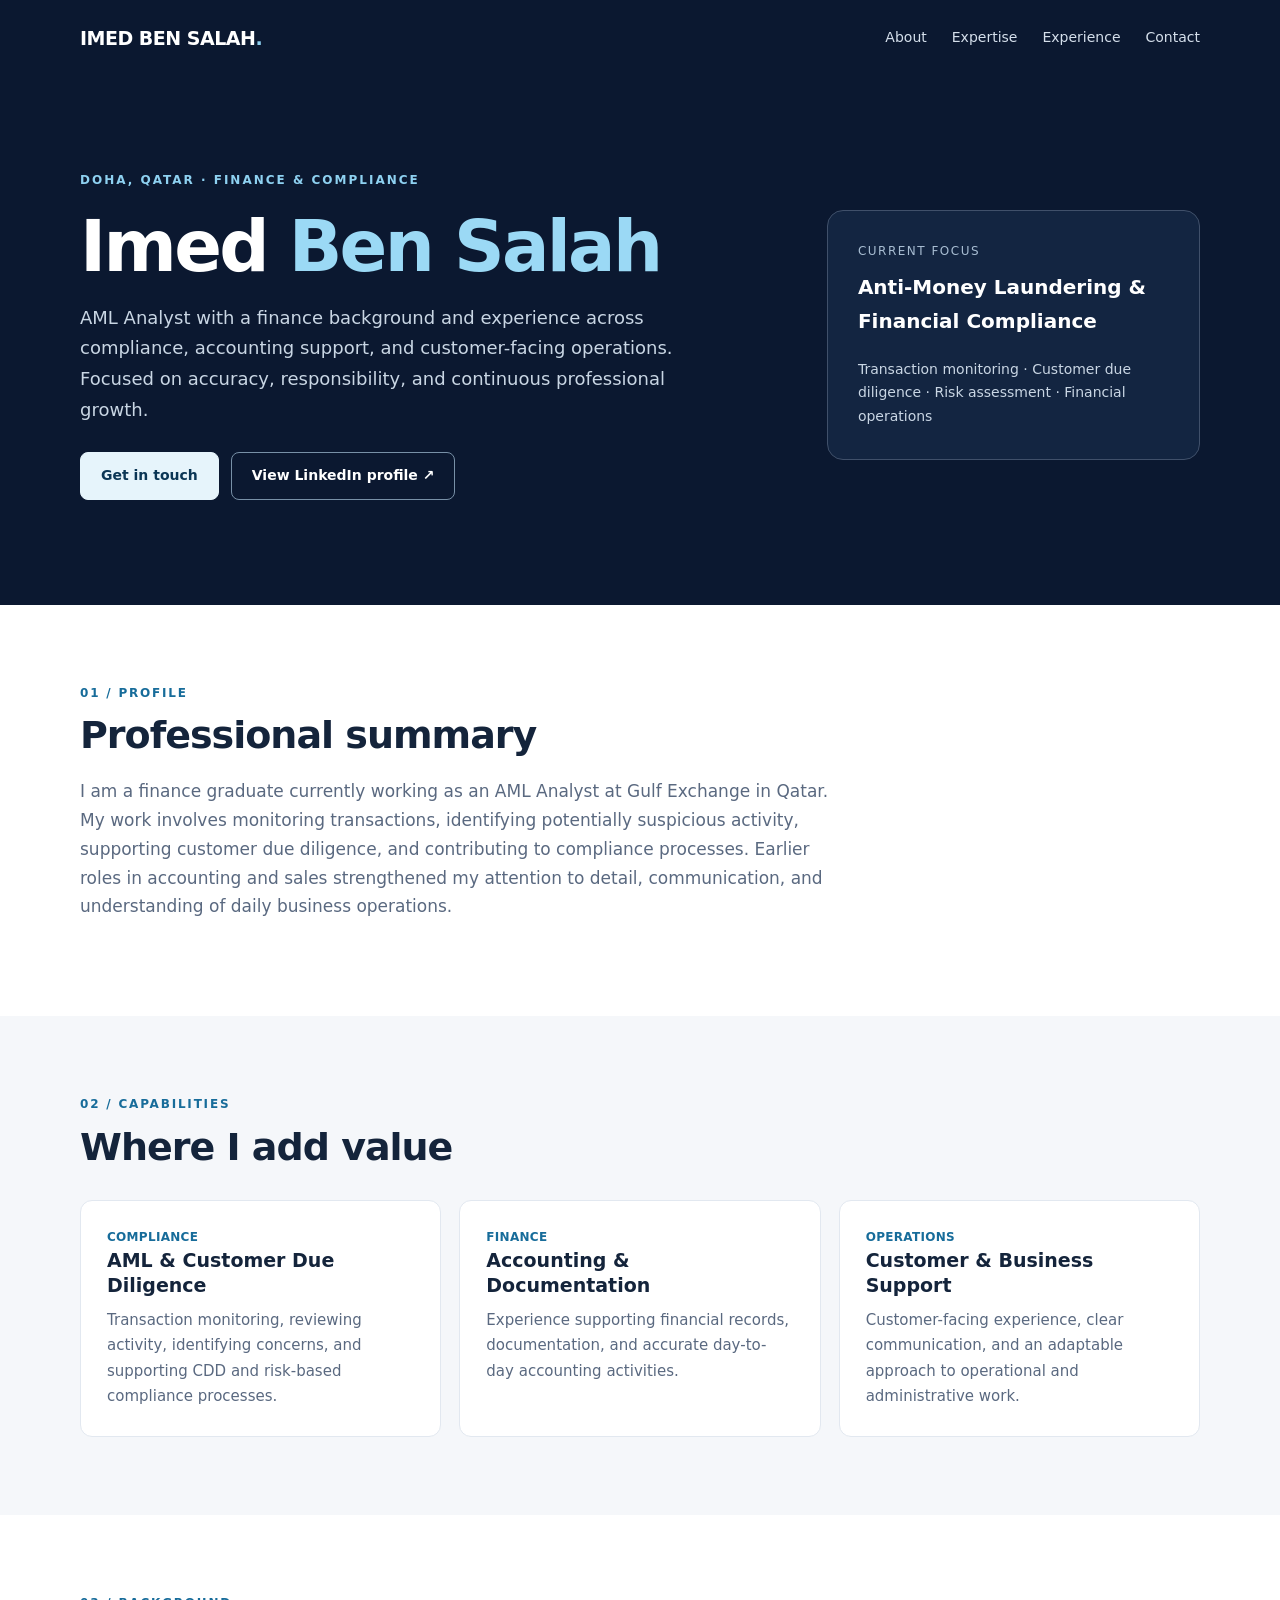
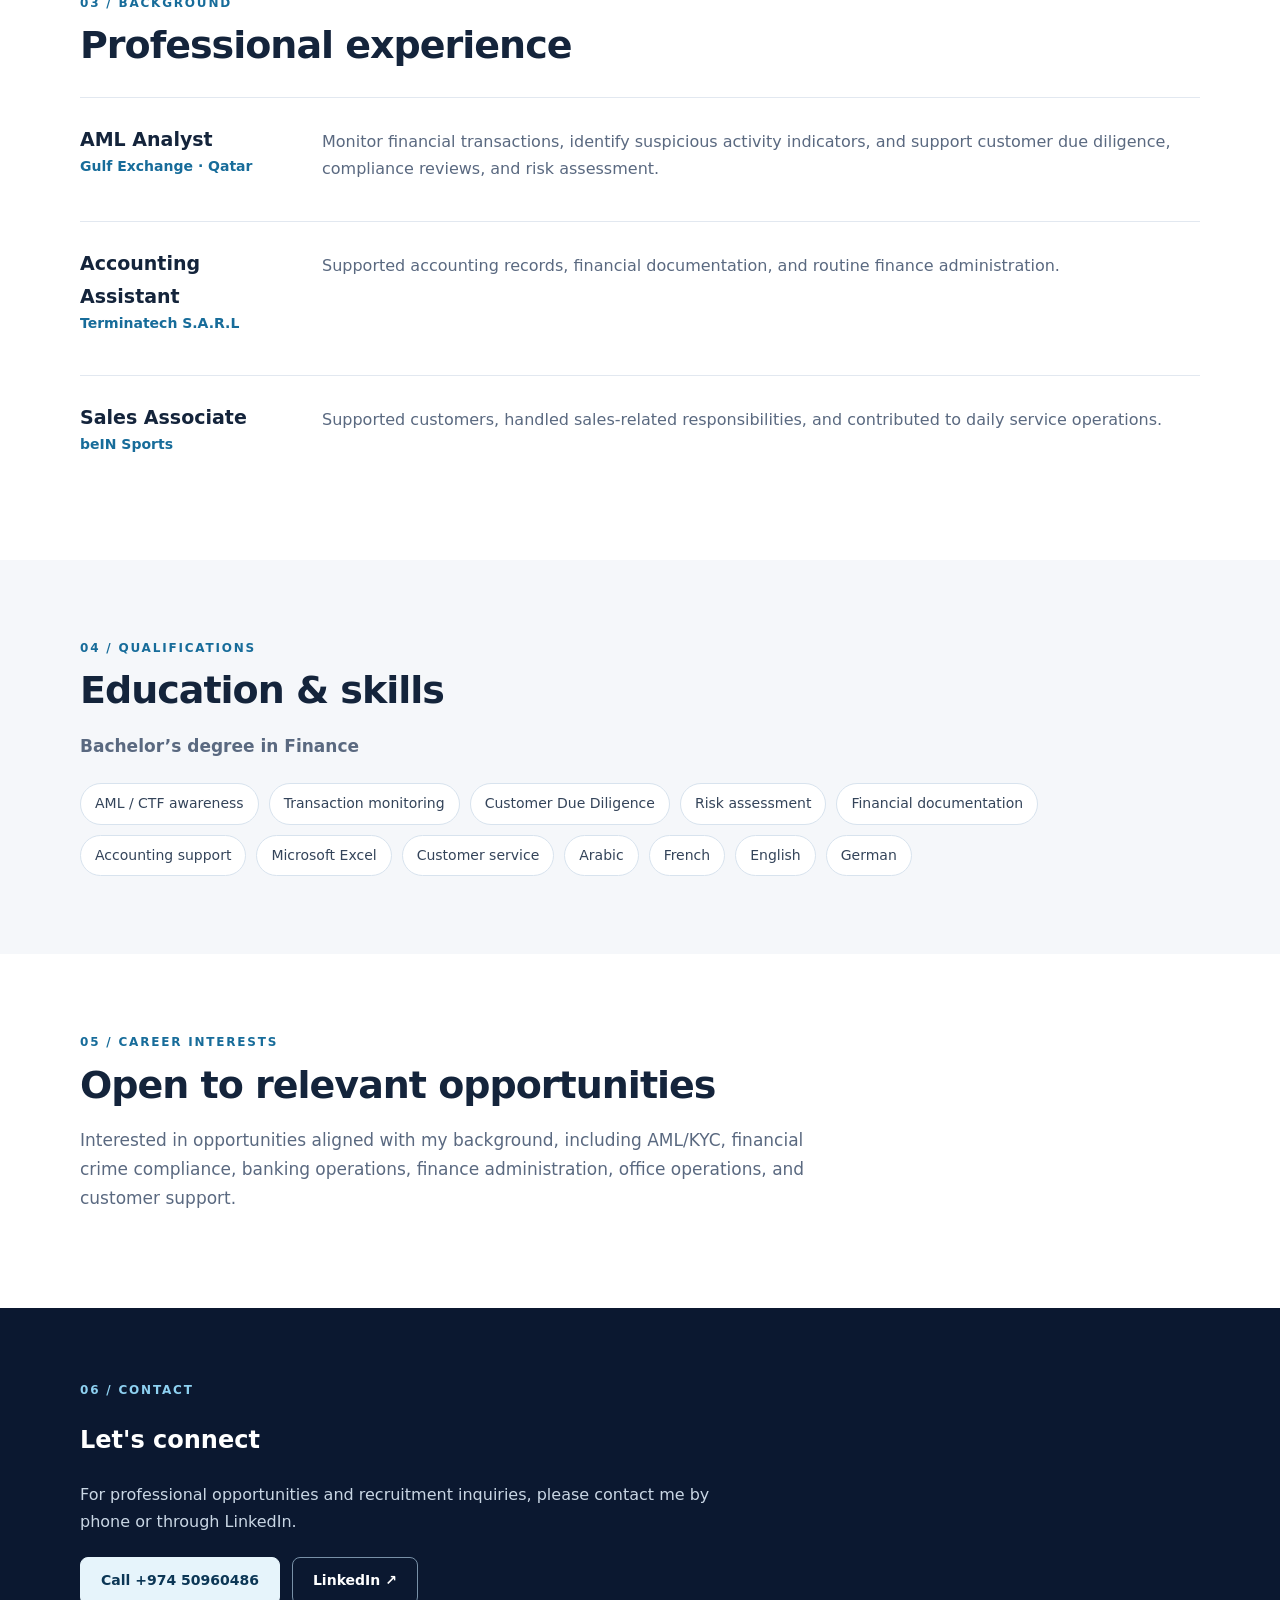
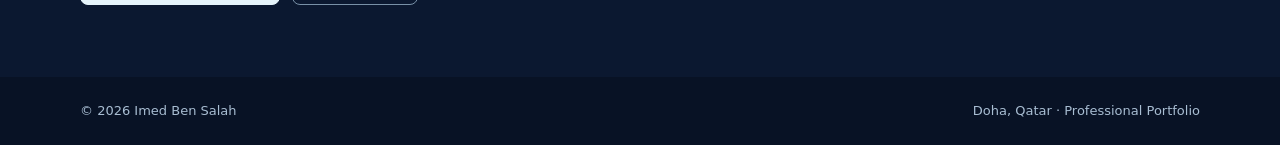
<file: public/index.html>
<!doctype html>
<html lang="en"><head><meta charset="utf-8"><meta name="viewport" content="width=device-width,initial-scale=1">
<meta name="theme-color" content="#0b1830"><meta name="description" content="Imed Ben Salah — AML Analyst and finance professional based in Doha, Qatar. Experience in compliance, accounting and customer operations.">
<title>Imed Ben Salah | AML & Finance Professional</title>
<style>
:root{color-scheme:light;--navy:#0b1830;--ink:#14243b;--muted:#5a6980;--accent:#176c9a;--line:#e2e8f0;--paper:#fff;--bg:#f5f7fa}
*{box-sizing:border-box}html{scroll-behavior:smooth}body{margin:0;font-family:Inter,ui-sans-serif,system-ui,-apple-system,"Segoe UI",sans-serif;color:var(--ink);background:var(--bg);line-height:1.7}a{color:inherit}a:focus-visible{outline:3px solid #52b2df;outline-offset:4px;border-radius:4px}.wrap{width:min(1120px,calc(100% - 40px));margin:auto}.top{background:var(--navy);color:#fff}.nav{display:flex;align-items:center;justify-content:space-between;padding:22px 0;gap:20px}.brand{font-size:19px;font-weight:800;text-decoration:none;letter-spacing:-.5px}.navlinks{display:flex;gap:25px;flex-wrap:wrap}.navlinks a{font-size:14px;text-decoration:none;color:#d5dfeb}.navlinks a:hover{color:white}.hero{display:grid;grid-template-columns:1.3fr .7fr;align-items:center;gap:54px;padding:94px 0 105px}.eyebrow{font-size:12px;text-transform:uppercase;letter-spacing:2px;color:#8ed1f1;font-weight:800}.hero h1{font-size:clamp(40px,5.5vw,72px);letter-spacing:-2.7px;line-height:1.08;margin:18px 0}.hero h1 span{color:#9bd9f5}.hero p{font-size:18px;max-width:620px;color:#c9d6e4;margin:0 0 27px}.buttons{display:flex;gap:12px;flex-wrap:wrap}.btn{display:inline-flex;align-items:center;justify-content:center;min-height:46px;padding:11px 20px;border-radius:8px;text-decoration:none;font-size:14px;font-weight:700;border:1px solid #7890a7}.btn.primary{background:#e6f4fb;color:#0b3655;border-color:#e6f4fb}.btn:hover{transform:translateY(-1px)}.hero-side{border:1px solid #40506a;background:#132541;padding:30px;border-radius:16px}.hero-side .label{font-size:12px;text-transform:uppercase;letter-spacing:1.5px;color:#a8bdd2}.hero-side strong{display:block;font-size:20px;margin:8px 0 20px}.hero-side p{font-size:14px;margin:0;color:#c9d6e4}.section{padding:78px 0}.section.alt{background:white}.kicker{color:var(--accent);font-size:12px;letter-spacing:1.8px;font-weight:800;text-transform:uppercase}.section h2{font-size:clamp(28px,3.5vw,38px);letter-spacing:-1px;margin:10px 0 18px;line-height:1.2}.lead{color:var(--muted);font-size:17px;max-width:770px}.cards{display:grid;grid-template-columns:repeat(3,1fr);gap:18px;margin-top:30px}.card{background:#fff;border:1px solid var(--line);padding:26px;border-radius:12px}.alt .card{background:var(--bg)}.card h3{font-size:19px;line-height:1.35;margin:0 0 9px}.card p{color:var(--muted);font-size:15px;margin:0}.tag{font-size:12px;color:#176c9a;font-weight:750;letter-spacing:.3px}.experience{display:grid;gap:14px;margin-top:28px}.role{display:grid;grid-template-columns:220px 1fr;gap:22px;padding:25px 0;border-top:1px solid var(--line)}.role h3{margin:0;font-size:19px}.role p{margin:5px 0 0;color:var(--muted)}.role .company{font-size:14px;color:var(--accent);font-weight:700}.pills{display:flex;gap:10px;flex-wrap:wrap;margin-top:22px}.pill{padding:8px 14px;border:1px solid #d8e3ee;background:#fff;border-radius:999px;font-size:14px;color:#34445a}.contact{background:var(--navy);color:white;padding:72px 0}.contact p{color:#c9d6e4;max-width:650px}.contact-links{display:flex;gap:12px;flex-wrap:wrap;margin-top:22px}footer{padding:23px 0;background:#081225;color:#a8bdd2;font-size:13px}.foot{display:flex;justify-content:space-between;gap:15px;flex-wrap:wrap}@media(max-width:780px){.hero{grid-template-columns:1fr;padding:65px 0}.hero-side{max-width:550px}.cards{grid-template-columns:1fr}.role{grid-template-columns:1fr;gap:4px}.nav{align-items:flex-start;flex-direction:column}.navlinks{gap:16px}.section{padding:55px 0}}@media(prefers-reduced-motion:reduce){html{scroll-behavior:auto}.btn:hover{transform:none}}
</style></head><body>
<header class="top"><div class="wrap"><nav class="nav" aria-label="Main navigation"><a class="brand" href="#home">IMED BEN SALAH<span style="color:#8ed1f1">.</span></a><div class="navlinks"><a href="#about">About</a><a href="#expertise">Expertise</a><a href="#experience">Experience</a><a href="#contact">Contact</a></div></nav>
<div class="hero" id="home"><div><div class="eyebrow">Doha, Qatar · Finance & Compliance</div><h1>Imed <span>Ben Salah</span></h1><p>AML Analyst with a finance background and experience across compliance, accounting support, and customer-facing operations. Focused on accuracy, responsibility, and continuous professional growth.</p><div class="buttons"><a class="btn primary" href="#contact">Get in touch</a><a class="btn" href="https://www.linkedin.com/in/imed-bs" target="_blank" rel="noopener noreferrer">View LinkedIn profile ↗</a></div></div><aside class="hero-side"><div class="label">Current focus</div><strong>Anti-Money Laundering & Financial Compliance</strong><p>Transaction monitoring · Customer due diligence · Risk assessment · Financial operations</p></aside></div></div></header>
<main><section class="section alt" id="about"><div class="wrap"><div class="kicker">01 / Profile</div><h2>Professional summary</h2><p class="lead">I am a finance graduate currently working as an AML Analyst at Gulf Exchange in Qatar. My work involves monitoring transactions, identifying potentially suspicious activity, supporting customer due diligence, and contributing to compliance processes. Earlier roles in accounting and sales strengthened my attention to detail, communication, and understanding of daily business operations.</p></div></section>
<section class="section" id="expertise"><div class="wrap"><div class="kicker">02 / Capabilities</div><h2>Where I add value</h2><div class="cards"><article class="card"><div class="tag">COMPLIANCE</div><h3>AML & Customer Due Diligence</h3><p>Transaction monitoring, reviewing activity, identifying concerns, and supporting CDD and risk-based compliance processes.</p></article><article class="card"><div class="tag">FINANCE</div><h3>Accounting & Documentation</h3><p>Experience supporting financial records, documentation, and accurate day-to-day accounting activities.</p></article><article class="card"><div class="tag">OPERATIONS</div><h3>Customer & Business Support</h3><p>Customer-facing experience, clear communication, and an adaptable approach to operational and administrative work.</p></article></div></div></section>
<section class="section alt" id="experience"><div class="wrap"><div class="kicker">03 / Background</div><h2>Professional experience</h2><div class="experience"><div class="role"><div><h3>AML Analyst</h3><div class="company">Gulf Exchange · Qatar</div></div><p>Monitor financial transactions, identify suspicious activity indicators, and support customer due diligence, compliance reviews, and risk assessment.</p></div><div class="role"><div><h3>Accounting Assistant</h3><div class="company">Terminatech S.A.R.L</div></div><p>Supported accounting records, financial documentation, and routine finance administration.</p></div><div class="role"><div><h3>Sales Associate</h3><div class="company">beIN Sports</div></div><p>Supported customers, handled sales-related responsibilities, and contributed to daily service operations.</p></div></div></div></section>
<section class="section" id="education"><div class="wrap"><div class="kicker">04 / Qualifications</div><h2>Education & skills</h2><p class="lead"><strong>Bachelor’s degree in Finance</strong></p><div class="pills"><span class="pill">AML / CTF awareness</span><span class="pill">Transaction monitoring</span><span class="pill">Customer Due Diligence</span><span class="pill">Risk assessment</span><span class="pill">Financial documentation</span><span class="pill">Accounting support</span><span class="pill">Microsoft Excel</span><span class="pill">Customer service</span><span class="pill">Arabic</span><span class="pill">French</span><span class="pill">English</span><span class="pill">German</span></div></div></section>
<section class="section alt"><div class="wrap"><div class="kicker">05 / Career interests</div><h2>Open to relevant opportunities</h2><p class="lead">Interested in opportunities aligned with my background, including AML/KYC, financial crime compliance, banking operations, finance administration, office operations, and customer support.</p></div></section>
<section class="contact" id="contact"><div class="wrap"><div class="kicker" style="color:#8ed1f1">06 / Contact</div><h2>Let's connect</h2><p>For professional opportunities and recruitment inquiries, please contact me by phone or through LinkedIn.</p><div class="contact-links"><a class="btn primary" href="tel:+97450960486">Call +974 50960486</a><a class="btn" href="https://www.linkedin.com/in/imed-bs" target="_blank" rel="noopener noreferrer">LinkedIn ↗</a></div></div></section></main><footer><div class="wrap foot"><span>© 2026 Imed Ben Salah</span><span>Doha, Qatar · Professional Portfolio</span></div></footer></body></html>
</file>
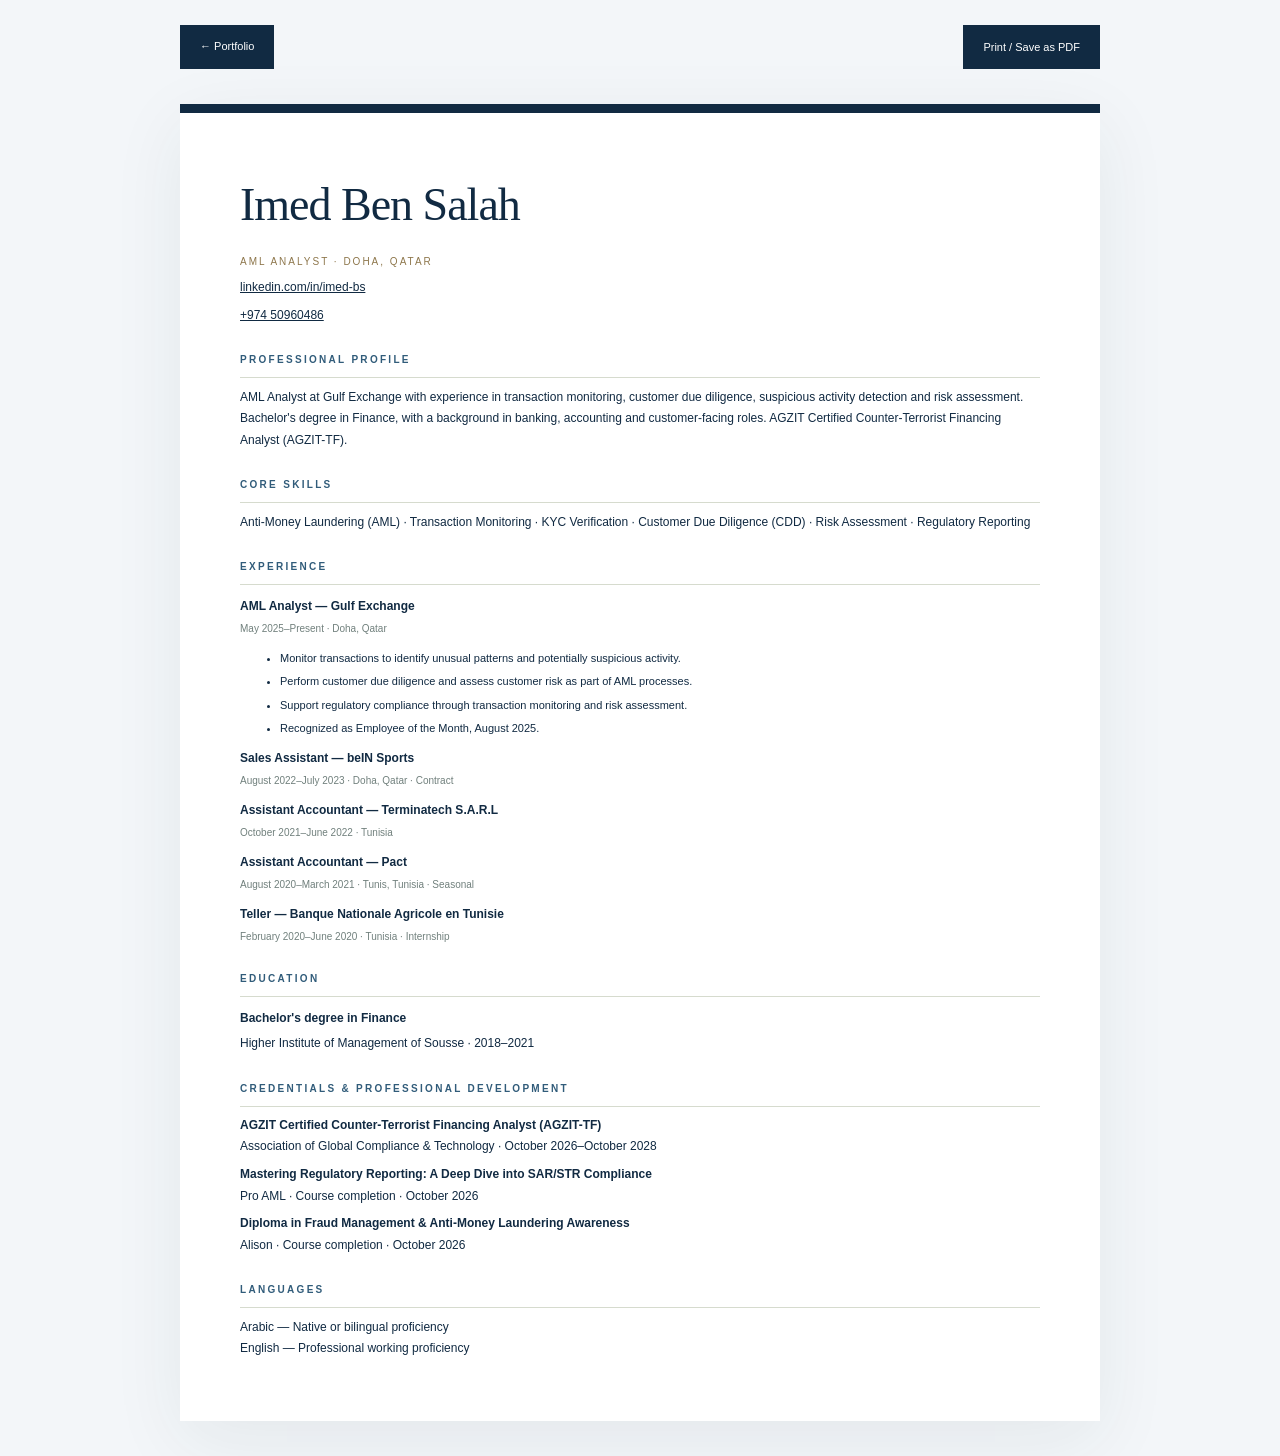
<file: docs/resume.html>
<!doctype html><html lang="en"><head><meta charset="utf-8"><meta name="viewport" content="width=device-width,initial-scale=1"><title>Imed Ben Salah — Résumé</title><style>body{font:14px/1.6 Arial,sans-serif;color:#17343d;background:#f1f1eb;margin:0}main{max-width:800px;margin:35px auto;background:white;padding:55px}h1{font-size:36px;margin:0}h2{font-size:15px;text-transform:uppercase;letter-spacing:1.5px;border-bottom:1px solid #bfc9c7;padding-bottom:6px;margin-top:28px}h3{margin-bottom:0;font-size:15px}p{margin:6px 0}a{color:inherit}button,.back{background:#17343d;color:white;border:0;padding:12px 18px;cursor:pointer;text-decoration:none;font-size:13px}.toolbar{max-width:910px;margin:25px auto;display:flex;justify-content:space-between}.meta{color:#5a6a6e;font-size:12px}li{margin-bottom:5px}@media(max-width:700px){main{padding:25px;margin:15px}.toolbar{margin:15px}h1{font-size:30px}}@media print{@page{size:A4;margin:16mm}body{background:white;font-size:10pt}main{padding:0;margin:0;max-width:none}.toolbar{display:none}h1{font-size:26pt}h2{margin-top:16px}h3{font-size:11pt}a{text-decoration:none}article{break-inside:avoid}}
@import url('https://fonts.googleapis.com/css2?family=Manrope:wght@400;500;600;700&family=Playfair+Display:wght@400;500&display=swap');
body{font-family:Manrope,Arial,sans-serif;background:#e8e9e1;color:#16333c;font-size:12px}main{border-top:9px solid #16333c;box-shadow:0 20px 70px #16333c12;padding:55px 60px}h1{font-family:'Playfair Display',Georgia,serif;font-size:46px;font-weight:500;letter-spacing:-1px}h1+p{text-transform:uppercase;letter-spacing:2px;font-size:10px;margin-top:12px;color:#8e774c}h2{font-size:10px;letter-spacing:2.3px;margin-top:26px;padding-bottom:9px;border-color:#d6dbce;color:#8c7448}h3{font-size:12px;font-weight:700;line-height:1.5}.meta{font-size:10px;color:#71807d}li{font-size:11px;line-height:1.65}main>p{line-height:1.8}.toolbar{max-width:920px}button,.back{font-family:Manrope,Arial,sans-serif;font-size:11px;border-radius:0;padding:13px 20px}
@media print{main{box-shadow:none;padding:0;border-top:5px solid #16333c;padding-top:15px}h1{font-size:28pt}body{font-size:9pt}h2{font-size:8pt;margin-top:14px}h3{font-size:9pt}.meta,li{font-size:8pt}main>p{line-height:1.6}p{margin:4px 0}}
@media(max-width:600px){main{padding:30px 25px}h1{font-size:36px}}
body{color:#112a42;background:#f3f6f9}main{border-top-color:#112a42}button,.back{background:#112a42}h2{color:#315c7a}</style></head><body><div class="toolbar"><a class="back" href="index.html">← Portfolio</a><button onclick="window.print()">Print / Save as PDF</button></div><main><h1>Imed Ben Salah</h1><p>AML Analyst · Doha, Qatar</p><p><a href="https://www.linkedin.com/in/imed-bs/">linkedin.com/in/imed-bs</a></p><p><a href="tel:+97450960486">+974 50960486</a></p><h2>Professional profile</h2><p>AML Analyst at Gulf Exchange with experience in transaction monitoring, customer due diligence, suspicious activity detection and risk assessment. Bachelor's degree in Finance, with a background in banking, accounting and customer-facing roles. AGZIT Certified Counter-Terrorist Financing Analyst (AGZIT-TF).</p><h2>Core skills</h2><p>Anti-Money Laundering (AML) · Transaction Monitoring · KYC Verification · Customer Due Diligence (CDD) · Risk Assessment · Regulatory Reporting</p><h2>Experience</h2><article><h3>AML Analyst — Gulf Exchange</h3><p class="meta">May 2025–Present · Doha, Qatar</p><ul><li>Monitor transactions to identify unusual patterns and potentially suspicious activity.</li><li>Perform customer due diligence and assess customer risk as part of AML processes.</li><li>Support regulatory compliance through transaction monitoring and risk assessment.</li><li>Recognized as Employee of the Month, August 2025.</li></ul></article><article><h3>Sales Assistant — beIN Sports</h3><p class="meta">August 2022–July 2023 · Doha, Qatar · Contract</p></article><article><h3>Assistant Accountant — Terminatech S.A.R.L</h3><p class="meta">October 2021–June 2022 · Tunisia</p></article><article><h3>Assistant Accountant — Pact</h3><p class="meta">August 2020–March 2021 · Tunis, Tunisia · Seasonal</p></article><article><h3>Teller — Banque Nationale Agricole en Tunisie</h3><p class="meta">February 2020–June 2020 · Tunisia · Internship</p></article><h2>Education</h2><h3>Bachelor's degree in Finance</h3><p>Higher Institute of Management of Sousse · 2018–2021</p><h2>Credentials & professional development</h2><p><strong>AGZIT Certified Counter-Terrorist Financing Analyst (AGZIT-TF)</strong><br>Association of Global Compliance & Technology · October 2026–October 2028</p><p><strong>Mastering Regulatory Reporting: A Deep Dive into SAR/STR Compliance</strong><br>Pro AML · Course completion · October 2026</p><p><strong>Diploma in Fraud Management & Anti-Money Laundering Awareness</strong><br>Alison · Course completion · October 2026</p><h2>Languages</h2><p>Arabic — Native or bilingual proficiency<br>English — Professional working proficiency</p></main></body></html>
</file>
<file: docs/style.css>
:root{--navy:#102b44;--blue:#326487;--muted:#586b7b;--line:#dbe3e9;--pale:#f3f6f9}*{box-sizing:border-box}html{scroll-behavior:smooth;scroll-padding-top:90px}body{margin:0;color:var(--navy);background:white;font:16px/1.75 Arial,sans-serif}a{color:inherit;text-decoration:none}a:focus-visible,button:focus-visible{outline:3px solid #4b93c4;outline-offset:5px}h1,h2,h3,p{margin-top:0}h1,h2{font-family:Georgia,serif;font-weight:400;line-height:1.1;letter-spacing:-1.5px}h2{font-size:44px;margin-bottom:28px}h2 em{font-style:normal;color:var(--blue)}h3{font-size:20px;line-height:1.4;margin-bottom:6px}p{margin-bottom:20px}.skip{position:absolute;top:-100px;z-index:100;background:var(--navy);color:white;padding:12px}.skip:focus{top:0}header{max-width:1440px;margin:auto;height:94px;padding:0 6%;display:flex;justify-content:space-between;align-items:center;border-bottom:1px solid var(--line);position:relative;z-index:10;background:white}.brand{font:38px Georgia,serif;letter-spacing:-2px;display:flex;align-items:center}.brand span{font:600 10px Arial;letter-spacing:2px;margin-left:22px;padding-left:22px;border-left:1px solid #a9b7c4}nav{display:flex;gap:28px;font-size:13px}nav a{padding:10px 0}nav a:hover{color:var(--blue)}.menu-toggle{display:none}main{max-width:1440px;margin:auto}.hero{padding:64px 6% 56px;display:grid;grid-template-columns:1.5fr 1fr;gap:60px}.hero-copy{padding:15px 0}.eyebrow,.section-marker,.card-label,.cert-type,.date{font-size:10px;font-weight:600;letter-spacing:2px}.eyebrow{color:var(--blue);display:flex;align-items:center;gap:10px}.dot{width:6px;height:6px;background:var(--blue);border-radius:50%}h1{font-size:clamp(62px,6.8vw,94px);letter-spacing:-4px;margin:28px 0 18px}h1 span{color:var(--blue)}.hero-role{font:26px/1.3 Georgia,serif;color:var(--blue)}.intro{max-width:580px;color:var(--muted);line-height:1.85}.actions{display:flex;flex-wrap:wrap;gap:14px;margin-top:30px}.button{display:inline-flex;align-items:center;justify-content:center;gap:30px;background:var(--navy);color:white;border:1px solid var(--navy);border-radius:3px;padding:13px 23px;font-size:13px;min-height:49px}.button:hover{background:var(--blue)}.button.secondary{background:white;color:var(--navy)}.hero-footnote{font-size:8px;letter-spacing:1.3px;color:var(--muted);margin:32px 0 0}.identity{background:var(--navy);color:white;padding:30px 36px;display:flex;flex-direction:column;justify-content:space-between;min-height:500px}.card-label{font-size:8px;color:#c1d1df}.monogram{font:120px Georgia,serif;letter-spacing:-15px;text-align:center;margin:35px 15px 45px 0}.identity-bottom h2{font-size:29px;line-height:1.3;letter-spacing:0;margin-bottom:16px}.identity-bottom p{font-size:12px;color:#c1d1df}.identity-bottom a{display:flex;justify-content:space-between;font-size:11px;border-top:1px solid #496075;padding-top:16px}.specialties{display:flex;justify-content:space-between;gap:20px;padding:23px 6%;border-block:1px solid var(--line);font-size:11px;font-weight:600}.specialties i{font-style:normal;color:#8295a5}.section{display:grid;grid-template-columns:210px 1fr;gap:30px;padding:84px 6%;border-bottom:1px solid var(--line)}.section-marker{color:var(--blue);padding-top:8px}.two-col{display:grid;grid-template-columns:1fr 1fr;gap:35px}.two-col p,.job p,.job li{font-size:14px;color:var(--muted)}.recognition{display:flex;align-items:center;gap:22px;padding:22px 27px;background:var(--pale);margin-top:25px}.star{font-size:38px}.recognition p{margin:0;font-size:12px}.recognition .eyebrow{font-size:8px;margin-bottom:5px}.recognition h3{font-size:16px}.experience{background:#fafbfd}.job{display:grid;grid-template-columns:150px 1fr;gap:24px;padding:30px 0;border-top:1px solid var(--line)}.job:last-child{padding-bottom:0}.date{font-size:9px!important;letter-spacing:1px;line-height:1.8}.current{font-size:8px;color:var(--blue);border:1px solid #b9cddd;padding:5px 8px;letter-spacing:1px}.job .company{color:var(--blue);margin-bottom:12px}.job p:last-child{margin-bottom:0}.job ul{padding-left:17px;margin:0}.job li{margin-bottom:6px}.credentials{padding:80px 6%;border-bottom:1px solid var(--line)}.section-heading{display:flex;gap:60px;justify-content:space-between;align-items:end;margin-bottom:30px}.section-heading h2{margin-bottom:0}.section-note{max-width:280px;font-size:13px;color:var(--muted);margin-bottom:0}.credential-grid{display:grid;grid-template-columns:repeat(3,1fr);gap:24px}.credential{border:1px solid var(--line);padding:26px;display:flex;flex-direction:column;min-height:280px}.cert-type{font-size:8px;color:var(--blue);margin-bottom:30px}.credential h3{font:23px/1.3 Georgia,serif;margin-bottom:15px}.credential p{font-size:12px;color:var(--muted)}.cert-footer{margin-top:auto;border-top:1px solid var(--line);padding-top:22px;display:flex;justify-content:space-between;gap:10px;font-size:10px}.cert-footer a{color:var(--blue);font-weight:600}.school{font-size:19px;margin-bottom:6px}.education p{color:var(--muted)}.skills-title{font-size:14px;margin-top:35px;margin-bottom:17px}.skill-tags{display:flex;flex-wrap:wrap;gap:9px}.skill-tags span{font-size:11px;border:1px solid var(--line);padding:7px 13px;background:var(--pale)}.language{display:flex;gap:30px;border-top:1px solid var(--line);padding-top:25px;margin-top:30px}.language>span{font-size:9px;letter-spacing:1.6px}.language p{font-size:13px;margin-bottom:0}.contact{display:grid;grid-template-columns:1fr 1fr;gap:90px;background:var(--navy);color:white;padding:75px 6%}.contact .eyebrow{color:#c2d6e5}.contact h2{font-size:48px}.contact h2 em{color:#b7d0e2}.contact p{font-size:14px;color:#cad7e2;max-width:440px}.resume-link{font-size:12px;border-bottom:1px solid #8097aa;padding-bottom:5px}.contact-links{align-self:center}.contact-links>a,.contact-location{display:block;padding:22px 0;border-bottom:1px solid #496075;position:relative}.contact-links span{display:block;font-size:8px;letter-spacing:2px;color:#bccedc;margin-bottom:5px}.contact-links strong{font-size:clamp(16px,1.6vw,23px);font-weight:400}.contact-links b{position:absolute;right:0;top:40px;font-weight:400}.contact-links>a:hover strong{text-decoration:underline}.contact-location strong{font-size:16px}footer{max-width:1440px;margin:auto;padding:28px 6%;display:flex;justify-content:space-between;gap:20px;font-size:10px;color:var(--muted)}
@media(max-width:1000px){nav{gap:18px}.hero{gap:30px}.identity{padding:25px}.section{grid-template-columns:145px 1fr}.job{grid-template-columns:125px 1fr}.credential{padding:20px}.contact{gap:40px}.specialties{font-size:10px}}@media(max-width:760px){header{height:78px}.brand{font-size:33px}.brand span{font-size:8px;letter-spacing:1.3px;margin-left:14px;padding-left:14px}.menu-toggle{display:block;background:white;border:1px solid var(--line);color:var(--navy);padding:10px 12px;font-size:11px;min-height:44px}.menu-toggle span{margin-left:7px}nav{display:none;position:absolute;top:77px;left:0;right:0;background:white;padding:18px 6% 24px;border-bottom:1px solid var(--line)}nav.open{display:flex;flex-direction:column;gap:3px}nav a{padding:10px}.hero{display:block;padding:35px 6% 30px}.hero-copy{padding:0}.eyebrow{font-size:9px;letter-spacing:1.5px}h1{font-size:64px;line-height:1.05;letter-spacing:-3px;margin:24px 0 19px}.hero-role{font-size:23px}.intro{font-size:14px}.actions{gap:10px;margin-top:25px}.button{padding:12px 17px;gap:20px}.hero-footnote{font-size:7px;letter-spacing:1px;margin-top:22px}.identity{margin-top:32px;min-height:0;display:grid;grid-template-columns:100px 1fr;gap:20px;padding:25px;align-items:center}.card-label{display:none}.monogram{font-size:69px;letter-spacing:-8px;margin:0 5px 0 0}.identity-bottom h2{font-size:21px;margin:0 0 12px}.identity-bottom p{font-size:10px;margin:0 0 12px}.identity-bottom a{font-size:10px;padding-top:10px}.specialties{display:grid;grid-template-columns:1fr 1fr;gap:12px;text-align:center;padding:20px 6%;font-size:10px}.specialties i{display:none}.section{display:block;padding:48px 6%}.section-marker{margin-bottom:23px}.two-col{display:block}h2{font-size:34px;letter-spacing:-1px;margin-bottom:24px}.recognition{padding:20px}.job{grid-template-columns:1fr;gap:13px;padding:27px 0}.job>div:first-child>.date{display:inline;margin-right:10px}.job>.date{margin:0}.current{display:inline-block}.job h3{font-size:20px}.job p,.job li{font-size:13px}.credentials{padding:48px 6%}.section-heading{display:block;margin-bottom:26px}.section-note{margin-top:20px;max-width:none}.credential-grid{grid-template-columns:1fr;gap:15px}.credential{min-height:235px;padding:24px}.cert-type{margin-bottom:20px}.cert-footer{font-size:11px}.school{font-size:17px}.language{gap:22px}.contact{display:block;padding:45px 6%}.contact h2{font-size:38px}.contact-links{margin-top:30px}.contact-links strong{font-size:20px}footer{flex-wrap:wrap;font-size:9px;padding:25px 6%;gap:10px}footer span:nth-child(2){display:none}}@media(prefers-reduced-motion:reduce){html{scroll-behavior:auto}}
</file>
<file: premium-preview/styles.css>
:root{--dark:#0b0e0c;--dark-2:#111511;--paper:#f0f0e8;--lime:#d7ff59;--white:#f4f4eb;--gray:#a5aaa0;--mid:#626963;--rule:rgba(255,255,255,.20);--rule-dark:rgba(13,19,14,.2);--sans:'Space Grotesk',Arial,sans-serif;--body:'DM Sans',Arial,sans-serif;--serif:'Instrument Serif',Georgia,serif}*{box-sizing:border-box}html{scroll-behavior:smooth;scroll-padding-top:70px}body{margin:0;background:var(--dark);color:var(--white);font-family:var(--body);overflow-x:hidden;-webkit-font-smoothing:antialiased}a{color:inherit;text-decoration:none}button{font:inherit;color:inherit;cursor:pointer}a:focus-visible,button:focus-visible,[tabindex]:focus-visible{outline:3px solid var(--lime);outline-offset:4px}::selection{background:var(--lime);color:var(--dark)}.skip-link{position:fixed;left:20px;top:-80px;z-index:200;padding:14px 20px;color:var(--dark);background:var(--lime)}.skip-link:focus{top:14px}.progress{height:3px;position:fixed;z-index:105;top:0;left:0;right:0;pointer-events:none}.progress>div{height:100%;width:0;background:var(--lime);transition:width .09s linear}.cursor-ring,.cursor-point{pointer-events:none;position:fixed;left:0;top:0;z-index:150;border-radius:50%;opacity:0;transform:translate3d(-100px,-100px,0)}.cursor-ring{width:44px;height:44px;border:1px solid var(--lime);mix-blend-mode:difference;transition:opacity .25s,width .25s,height .25s}.cursor-point{width:5px;height:5px;background:var(--lime);mix-blend-mode:difference;transition:opacity .25s}.cursor-ring.hover{width:68px;height:68px}.topbar{position:fixed;top:0;left:0;right:0;display:flex;justify-content:space-between;align-items:center;height:86px;padding:0 clamp(22px,4vw,76px);z-index:100;transition:background .3s,color .3s,border-color .3s;border-bottom:1px solid transparent}.topbar.scrolled{background:rgba(11,14,12,.95);border-color:rgba(255,255,255,.1);backdrop-filter:blur(22px)}.brand{display:flex;align-items:center;gap:13px;flex-shrink:0}.brand-mark{border:1px solid rgba(255,255,255,.55);border-radius:50%;height:46px;width:46px;display:grid;place-items:center;font:700 17px/1 var(--sans);letter-spacing:-2px}.brand-mark span{color:var(--lime)}.brand-type{font:700 12px/1.08 var(--sans);letter-spacing:-.5px}.brand-reg{font-size:8px;vertical-align:top;padding-left:2px}.desktop-nav{display:flex;align-items:center;gap:clamp(15px,2.4vw,38px);margin-left:4vw}.desktop-nav a{font:600 11px/1 var(--sans);letter-spacing:.07em;text-transform:uppercase;white-space:nowrap;transition:color .2s}.desktop-nav a:hover{color:var(--lime)}.desktop-nav a span{color:var(--mid);margin-right:5px}.header-right{display:flex;align-items:center;gap:20px}.qatar-clock{display:flex;gap:9px;align-items:center;font:500 10px/1 var(--sans);letter-spacing:.09em;white-space:nowrap}.clock-pulse,.status-dot,.rot-dot{display:inline-block;width:7px;height:7px;background:var(--lime);border-radius:50%;box-shadow:0 0 10px rgba(215,255,89,.6)}.top-contact{border:1px solid rgba(255,255,255,.45);padding:15px 20px;border-radius:100px;white-space:nowrap;font:700 10px/1 var(--sans);letter-spacing:.08em;transition:background .24s,color .24s}.top-contact:hover{background:var(--lime);color:var(--dark)}.top-contact span{margin-left:10px;font-size:17px}.menu-btn{display:none;width:46px;height:46px;border-radius:50%;border:1px solid rgba(255,255,255,.5);background:none;align-items:center;justify-content:center;flex-direction:column;gap:6px}.menu-btn span{height:1px;width:18px;background:var(--white);transition:transform .2s}.menu-btn.active span:first-child{transform:translateY(3.5px) rotate(45deg)}.menu-btn.active span:last-child{transform:translateY(-3.5px) rotate(-45deg)}.mobile-nav{position:fixed;inset:0;z-index:95;background:#151b14;padding:120px 6vw 50px;display:flex;flex-direction:column;justify-content:center;gap:6px;opacity:0;visibility:hidden;transform:translateY(-20px);transition:opacity .3s,visibility .3s,transform .3s}.mobile-nav.open{opacity:1;visibility:visible;transform:translateY(0)}.mobile-nav>a{font:600 clamp(36px,8vw,76px)/1.2 var(--sans);letter-spacing:-.07em;border-bottom:1px solid rgba(255,255,255,.17);padding:7px 0}.mobile-nav>a small{font:400 13px var(--sans);color:var(--lime);vertical-align:middle;letter-spacing:0;margin-right:15px}.nav-bottom{margin-top:30px;letter-spacing:.1em;font-size:12px;color:var(--gray);text-transform:uppercase}.dark-section{background:var(--dark);color:var(--white)}.light-section{background:var(--paper);color:var(--dark)}.section-pad{padding:clamp(96px,10vw,170px) clamp(22px,5vw,100px)}.section-cap{display:flex;justify-content:space-between;gap:20px;border-top:1px solid currentColor;padding-top:17px;opacity:.9;text-transform:uppercase;font:600 11px/1.4 var(--sans);letter-spacing:.08em}.cap-index{display:flex;gap:13px;align-items:center}.cap-index:before{content:'';display:block;width:10px;height:10px;background:currentColor;border-radius:50%}
h1,h2,h3,p{margin-top:0}.hero{min-height:900px;min-height:100svh;position:relative;display:flex;flex-direction:column;justify-content:flex-end;padding:124px clamp(22px,5vw,100px) 0;isolation:isolate;overflow:hidden}.hero-grain{position:absolute;z-index:-1;inset:0;background-image:url("data:image/svg+xml,%3Csvg viewBox='0 0 120 120' xmlns='http://www.w3.org/2000/svg'%3E%3Cfilter id='n'%3E%3CfeTurbulence type='fractalNoise' baseFrequency='.88' numOctaves='3' stitchTiles='stitch'/%3E%3C/filter%3E%3Crect width='100%25' height='100%25' opacity='.18' filter='url(%23n)'/%3E%3C/svg%3E");opacity:.12;pointer-events:none}.hero-grid{position:absolute;inset:0;z-index:-1;background:radial-gradient(ellipse at 80% 50%,rgba(105,123,66,.13),transparent 50%),linear-gradient(rgba(255,255,255,.025) 1px,transparent 1px),linear-gradient(90deg,rgba(255,255,255,.025) 1px,transparent 1px);background-size:auto,80px 80px,80px 80px;mask-image:linear-gradient(to bottom,transparent 10%,black 100%)}.hero-topline{display:flex;justify-content:space-between;margin:0 0 clamp(30px,4vw,65px);font:600 10px var(--sans);letter-spacing:.12em}.hero-topline>span:first-child{display:flex;gap:10px;align-items:center}.hero-inner{display:grid;grid-template-columns:57% 43%;align-items:end;position:relative;z-index:2;gap:0;max-width:1700px;width:100%;margin:0 auto}.hero-copy{position:relative;z-index:4;min-width:0;padding-bottom:clamp(60px,7vw,130px)}.hero-eyebrow{font:600 10px var(--sans);letter-spacing:.14em;display:flex;align-items:center;gap:12px;white-space:nowrap;margin-bottom:clamp(25px,4vw,60px)}.line-em{width:35px;height:1px;background:var(--lime)}.hero-title{font:600 clamp(85px,10.3vw,185px)/.79 var(--sans);letter-spacing:-.105em;margin:0 0 clamp(44px,5vw,80px);text-transform:uppercase;white-space:nowrap}.hero-title .title-line{display:block;padding:0 .08em .08em 0}.mask-line{overflow:hidden}.mask-line>span{display:block;transform:translateY(110%);animation:title-in 1.1s cubic-bezier(.16,1,.3,1) forwards}.mask-line:nth-child(2)>span{animation-delay:.13s}.mask-line:nth-child(3)>span{animation-delay:.26s}.hero-title em{color:var(--lime);font-family:var(--serif);font-size:.66em;letter-spacing:-.06em;font-weight:400;text-transform:lowercase;margin-left:-.05em}.ink-outline{font:inherit;color:transparent;-webkit-text-stroke:1px var(--white)}.full-stop{color:var(--lime);font:400 .42em var(--sans);vertical-align:top;position:relative;top:.1em;margin-left:0}.hero-bottom{display:flex;align-items:center;justify-content:space-between;max-width:540px;gap:30px}.hero-description{font-size:clamp(16px,1.55vw,22px);line-height:1.45;letter-spacing:-.025em;max-width:410px;color:#c0c6bd}.circle-link{display:grid;place-items:center;border:1px solid rgba(255,255,255,.6);width:66px;height:66px;border-radius:50%;flex:none;transition:background .2s,transform .2s}.circle-link:hover{background:var(--lime);transform:translateY(5px)}.circle-link svg{width:27px;height:27px;fill:none;stroke:var(--white);stroke-width:1.3}.circle-link:hover svg{stroke:var(--dark)}.hero-visual{position:relative;height:clamp(520px,42vw,740px);align-self:center;margin-left:-9vw;margin-right:-2vw;background:radial-gradient(circle at center,#252b1c 0%,#0a0d0a 67%);border:1px solid rgba(255,255,255,.11);overflow:hidden;isolation:isolate}.hero-visual:after{content:'';position:absolute;inset:0;z-index:0;pointer-events:none;background:radial-gradient(ellipse at 50% 53%,transparent 24%,rgba(11,14,12,.68) 81%)}.hero-visual canvas{width:100%;height:100%;display:block;position:relative;z-index:1}.sculpture-fallback{position:absolute;inset:0;display:grid;place-items:center;z-index:0;overflow:hidden}.fallback-ring{position:absolute;border:42px solid #c4cdbb;width:55%;height:55%;border-radius:50%;transform:rotateX(65deg) rotate(-30deg);box-shadow:20px 20px 30px #0008,inset 20px 20px 30px #0008}.fallback-ring.second{transform:rotateY(62deg) rotate(32deg);border-color:#67765a}.fallback-core{font:800 5vw var(--sans);opacity:.2}.visual-top,.visual-caption{z-index:2;position:absolute;left:26px;right:26px;display:flex;justify-content:space-between;align-items:center;font:500 10px var(--sans);letter-spacing:.12em;line-height:1.3}.visual-top{top:26px}.visual-caption{bottom:24px;align-items:end}.visual-caption>div{font-size:13px;font-weight:700;line-height:1.2;letter-spacing:-.02em}.visual-side-label{z-index:2;position:absolute;right:14px;top:50%;writing-mode:vertical-rl;font:500 9px var(--sans);letter-spacing:.12em;color:#8e9687}.visual-corner{position:absolute;width:17px;height:17px;border-color:var(--lime);border-style:solid;z-index:2}.visual-corner.top-left{left:0;top:0;border-width:2px 0 0 2px}.visual-corner.top-right{right:0;top:0;border-width:2px 2px 0 0}.visual-corner.bottom-left{left:0;bottom:0;border-width:0 0 2px 2px}.visual-corner.bottom-right{right:0;bottom:0;border-width:0 2px 2px 0}.rotation-indicator{display:flex;align-items:center;gap:9px}.rot-dot{width:5px;height:5px}.hero-ticker{height:75px;background:var(--lime);color:var(--dark);display:flex;align-items:center;overflow:hidden;margin:0 calc(-1 * clamp(22px,5vw,100px));position:relative;z-index:5;border-top:1px solid #111}.ticker-track{display:flex;align-items:center;gap:26px;width:max-content;white-space:nowrap;animation:ticker 33s linear infinite}.ticker-track span{font:700 clamp(20px,2.3vw,36px)/1 var(--sans);letter-spacing:-.06em}.ticker-track b{font-size:22px}@keyframes ticker{to{transform:translateX(-50%)}}@keyframes title-in{to{transform:translateY(0)}}
.about{padding-bottom:0}.about-layout{display:grid;grid-template-columns:29% 71%;padding:clamp(75px,9vw,150px) 0 clamp(110px,11vw,180px)}.about-aside{font:600 12px/1.4 var(--sans);letter-spacing:.03em}.mini-asterisk{font-size:84px;color:#171d13;line-height:.9;margin-bottom:28px}.about-aside p{font-weight:400;margin-top:30px;color:var(--mid);line-height:1.6}.statement{font:600 clamp(48px,6.8vw,112px)/1.05 var(--sans);letter-spacing:-.09em;max-width:1160px;margin-bottom:80px}.statement em{font-family:var(--serif);font-weight:400;letter-spacing:-.03em;color:#7a8946}.text-underline{text-decoration:underline;text-decoration-thickness:2px;text-underline-offset:.12em;text-decoration-color:#8c9c70}.about-details{display:grid;grid-template-columns:1fr 1fr;gap:50px;margin-left:8%;max-width:880px}.about-details p{font-size:clamp(16px,1.4vw,20px);line-height:1.6;color:#50574d}.about-details strong{color:#0b0e0c}.principles-grid{display:grid;grid-template-columns:repeat(3,1fr);border-top:1px solid var(--rule-dark)}.principle{position:relative;min-height:440px;padding:32px 32px 45px;border-right:1px solid var(--rule-dark);display:flex;flex-direction:column;align-items:start;transition:background .25s}.principle:hover{background:#e6e8da}.principle:last-child{border:0}.principle>span{font:600 11px var(--sans);letter-spacing:.1em}.principle-symbol{font:400 70px/1 var(--serif);margin:auto 0 38px}.principle h3{font:600 clamp(38px,3.5vw,62px)/.99 var(--sans);letter-spacing:-.075em;margin-bottom:24px}.principle p{max-width:300px;font:400 15px/1.5 var(--body);margin-bottom:0;color:#51594d}
.expertise{background:#121812}.expertise .section-cap{border-color:rgba(255,255,255,.35)}.expertise-heading-wrap{display:flex;align-items:end;justify-content:space-between;gap:40px;margin:75px 0 65px}.expertise-heading-wrap h2,.journey-intro h2,.credentials-intro h2{font:600 clamp(72px,10vw,175px)/.8 var(--sans);letter-spacing:-.105em;margin:0}.expertise-heading-wrap h2 em,.journey-intro h2 em,.credentials-intro h2 em{font:400 .9em var(--serif);letter-spacing:-.05em;text-transform:capitalize;color:var(--lime)}.expertise-heading-wrap p{font:400 17px/1.45 var(--body);max-width:245px;color:var(--gray)}.expertise-list{border-top:1px solid var(--rule)}.expertise-item{position:relative;display:grid;grid-template-columns:11% 1fr auto 60px;gap:25px;align-items:center;padding:40px 17px 44px;min-height:200px;border-bottom:1px solid var(--rule);overflow:hidden;isolation:isolate;transition:padding .3s,color .3s}.expertise-item:before{content:'';position:absolute;inset:0;background:var(--lime);transform:scaleY(0);transform-origin:bottom;transition:transform .5s cubic-bezier(.16,1,.3,1);z-index:-1}.expertise-item:hover,.expertise-item:focus-visible{color:var(--dark);padding-left:30px}.expertise-item:hover:before,.expertise-item:focus-visible:before{transform:scaleY(1)}.expertise-num{align-self:start;font:600 11px var(--sans)}.expertise-name h3{font:600 clamp(39px,5vw,78px)/.93 var(--sans);letter-spacing:-.085em;margin-bottom:13px}.expertise-name p{font-size:14px;color:var(--gray);max-width:480px;line-height:1.5;margin-bottom:0}.expertise-item:hover p,.expertise-item:focus-visible p{color:#333d2a}.expertise-chip{border:1px solid currentColor;border-radius:100px;padding:10px 14px;font:600 10px var(--sans);letter-spacing:.09em}.expertise-arrow{font-size:35px;font-weight:300;justify-self:end;transition:transform .3s}.expertise-item:hover .expertise-arrow{transform:rotate(45deg)}.focus-note{font:500 11px/1.5 var(--sans);color:var(--gray);margin:26px 0 0;letter-spacing:.03em}
.journey .section-cap{border-color:var(--rule-dark)}.journey-intro{display:flex;justify-content:space-between;align-items:end;gap:45px;margin:75px 0 95px}.journey-intro h2 em{color:#728642}.journey-intro p{font-size:17px;line-height:1.5;max-width:310px;color:#555d50;margin:0}.timeline{border-top:1px solid var(--rule-dark)}.timeline-entry{display:grid;grid-template-columns:26% 1fr 15%;gap:30px;min-height:260px;padding:42px 0;border-bottom:1px solid var(--rule-dark)}.timeline-year{font:600 16px var(--sans);letter-spacing:-.04em;display:flex;flex-direction:column;align-items:start;gap:14px}.active-pill{background:#d1e89c;border:1px solid #b1ce76;border-radius:20px;padding:6px 10px;font:600 9px var(--sans);letter-spacing:.07em}.job-order{font:600 10px var(--sans);color:#6d7666;letter-spacing:.09em}.timeline-content h3{font:600 clamp(36px,4.2vw,70px)/1 var(--sans);letter-spacing:-.08em;margin:16px 0 6px}.job-company{font:600 16px var(--sans);margin-bottom:17px}.job-company span{font-weight:400;color:#626a5e}.timeline-content>p:last-child{font:400 16px/1.5 var(--body);max-width:640px;color:#586054;margin-bottom:0}.timeline-side{font:600 10px/1.5 var(--sans);letter-spacing:.06em;justify-self:end;text-align:right;color:#63715a}
.credentials{background:#0b0e0c}.credentials-intro{display:flex;justify-content:space-between;align-items:end;gap:45px;margin:76px 0 88px}.credentials-intro p{font-size:17px;line-height:1.5;max-width:290px;color:var(--gray)}.certificate-grid{display:grid;grid-template-columns:1.28fr 1fr 1fr;gap:12px}.certificate-card{border:1px solid rgba(255,255,255,.2);padding:28px;min-height:530px;display:flex;flex-direction:column;transition:background .3s,transform .3s,border-color .3s;position:relative;overflow:hidden}.certificate-card:hover{transform:translateY(-9px);background:#1c2517;border-color:var(--lime)}.certificate-card.feature{background:var(--lime);color:var(--dark);border-color:var(--lime)}.certificate-card.feature:hover{background:#e4ff96}.certificate-top,.certificate-bottom{display:flex;justify-content:space-between;align-items:start;gap:15px;font:600 10px/1.5 var(--sans);letter-spacing:.075em}.certificate-top>span:last-child{font-size:21px;line-height:1}.cert-emblem{display:grid;place-items:center;margin:auto 0 48px;font-size:150px;font-weight:400;line-height:1}.cert-glyph{display:grid;place-items:center;margin:auto 0 56px;font:400 115px var(--serif);color:var(--lime)}.certificate-card h3{font:600 clamp(24px,2.15vw,36px)/1.08 var(--sans);letter-spacing:-.06em;margin-bottom:13px}.certificate-card p{font:400 14px/1.5 var(--body);color:var(--gray);margin-bottom:35px}.certificate-card.feature p{color:#3d4e28}.certificate-bottom{margin-top:auto;padding-top:18px;border-top:1px solid currentColor;align-items:center;font-size:9px}.education-strip{border-top:1px solid var(--rule);border-bottom:1px solid var(--rule);display:grid;grid-template-columns:24% 1fr auto;gap:22px;align-items:start;margin-top:100px;padding:38px 0 48px}.education-strip>span:first-child{font:600 11px var(--sans);letter-spacing:.07em}.education-strip h3{font:600 clamp(34px,4vw,70px)/1 var(--sans);letter-spacing:-.075em;margin-bottom:13px}.education-strip em{font-family:var(--serif);font-weight:400;color:var(--lime)}.education-strip p{color:var(--gray);font-size:14px}.degree-icon{font-size:42px}
.contact{background:var(--lime);color:var(--dark);position:relative;overflow:hidden;isolation:isolate;padding-bottom:55px}.contact-noise{pointer-events:none;position:absolute;inset:0;z-index:-1;opacity:.22;background:radial-gradient(circle at 76% 30%,rgba(255,255,255,.9),transparent 28%),repeating-linear-gradient(110deg,transparent 0 60px,rgba(0,0,0,.02) 60px 61px)}.contact-core{position:relative;padding:100px 0 125px;min-height:670px}.contact-tag{display:flex;align-items:center;gap:19px;font:600 11px/1.5 var(--sans);letter-spacing:.07em}.contact-star{font-size:70px;line-height:.8}.contact h2{font:600 clamp(85px,12vw,200px)/.78 var(--sans);letter-spacing:-.115em;margin:86px 0 0}.contact h2 em{font-family:var(--serif);font-weight:400;letter-spacing:-.07em}.contact-orb{position:absolute;right:5%;bottom:9%;width:clamp(190px,22vw,350px);height:clamp(190px,22vw,350px);background:#10170d;color:var(--lime);border-radius:50%;display:flex;flex-direction:column;justify-content:space-between;padding:35px;transform:rotate(-14deg);transition:background .3s,box-shadow .3s;z-index:3}.contact-orb:hover{background:#35451b;box-shadow:0 15px 60px #0003}.contact-orb>span:first-child{font:600 clamp(16px,2.3vw,31px)/1 var(--sans);letter-spacing:-.05em}.contact-orb-arrow{align-self:end;font:400 70px/1 var(--sans)}.contact-lower{display:grid;grid-template-columns:1.2fr 1fr 1fr;gap:35px;padding-top:28px;border-top:1px solid rgba(0,0,0,.45)}.contact-method{display:flex;flex-direction:column;gap:9px}.contact-method>span{font:600 10px var(--sans);letter-spacing:.13em;margin-bottom:7px}.contact-method>a{font:600 clamp(13px,1.35vw,20px)/1.4 var(--sans);letter-spacing:-.04em;overflow-wrap:anywhere}.contact-method>a:hover{text-decoration:underline;text-underline-offset:5px}
.footer{display:flex;align-items:center;justify-content:space-between;gap:30px;flex-wrap:wrap;padding:45px clamp(22px,5vw,100px);background:#090b09}.footer-mark{font:700 43px var(--sans);letter-spacing:-.13em}.footer-mark span{color:var(--lime);font-size:22px;vertical-align:top;margin-left:4px}.footer-copy{font:500 10px/1.65 var(--sans);letter-spacing:.07em;color:var(--gray)}.back-top,.motion-toggle{font:600 11px var(--sans);letter-spacing:.06em}.motion-toggle{background:none;border:1px solid rgba(255,255,255,.3);padding:12px 16px;border-radius:50px}.motion-toggle span{color:var(--lime)}.reveal{opacity:0;transform:translateY(42px);transition:opacity .85s cubic-bezier(.2,1,.3,1),transform .9s cubic-bezier(.16,1,.3,1)}.reveal.visible{opacity:1;transform:translateY(0)}.principles-grid .reveal:nth-child(2){transition-delay:.1s}.principles-grid .reveal:nth-child(3){transition-delay:.2s}.certificate-grid .reveal:nth-child(2){transition-delay:.1s}.certificate-grid .reveal:nth-child(3){transition-delay:.2s}
@media(min-width:1500px){.hero-inner{min-height:670px}.hero-title{font-size:clamp(132px,10vw,190px)}}
@media(max-width:1250px){.qatar-clock{display:none}.desktop-nav{gap:16px;margin-left:0}.hero-title{font-size:clamp(75px,10vw,140px)}.hero-visual{margin-left:-10vw}.expertise-heading-wrap h2{font-size:10vw}.certificate-card{padding:20px}}
@media(max-width:900px){.topbar{height:74px}.desktop-nav,.top-contact{display:none}.menu-btn{display:flex}.qatar-clock{display:flex}.hero{min-height:900px;min-height:100svh;padding-top:120px}.hero-inner{grid-template-columns:1fr;gap:0}.hero-copy{padding-bottom:40px}.hero-title{font-size:clamp(76px,14.5vw,135px);margin-bottom:40px}.hero-visual{width:100%;height:400px;margin:0 0 58px}.hero-description{max-width:570px}.about-layout{grid-template-columns:1fr;gap:65px}.about-aside{display:flex;align-items:center;gap:30px}.mini-asterisk{font-size:50px;margin:0}.about-aside p{margin:0 0 0 auto}.principle{padding:22px;min-height:380px}.expertise-item{grid-template-columns:7% 1fr auto 38px;gap:14px}.expertise-name h3{font-size:6vw}.certificate-grid{grid-template-columns:1fr 1fr}.certificate-card.feature{grid-column:1/-1;min-height:420px}.certificate-card{min-height:440px}.cert-emblem{font-size:100px}.journey-intro,.credentials-intro{align-items:start}.timeline-entry{grid-template-columns:24% 1fr;min-height:230px}.timeline-side{display:none}.contact-core{min-height:640px}.contact-orb{bottom:0;right:2%}}
@media(max-width:600px){.topbar{padding:0 22px}.qatar-clock{font-size:9px}.hero{min-height:0;padding:130px 22px 0}.hero-topline{font-size:8px;margin-bottom:48px}.hero-topline>span:last-child{display:none}.hero-eyebrow{font-size:8px;letter-spacing:.08em;margin-bottom:37px}.hero-title{font-size:clamp(60px,15.3vw,94px);letter-spacing:-.105em;line-height:.87;margin-bottom:36px}.hero-title em{font-size:.68em}.full-stop{font-size:.35em}.hero-description{font-size:16px}.hero-bottom{align-items:end}.circle-link{width:51px;height:51px}.hero-visual{height:400px;margin:45px 0 58px}.hero-ticker{margin:0 -22px;height:62px}.ticker-track span{font-size:23px}.section-pad{padding:92px 22px}.section-cap{font-size:9px}.section-cap>span:last-child{max-width:45%;text-align:right}.about{padding-bottom:0}.about-layout{padding:70px 0 90px;gap:46px}.about-aside{font-size:10px}.about-aside p{font-size:10px}.statement{font-size:clamp(50px,11vw,72px);margin-bottom:46px}.about-details{grid-template-columns:1fr;margin-left:0;gap:8px}.about-details p{font-size:16px}.principles-grid{grid-template-columns:1fr}.principle{border-right:0;border-bottom:1px solid var(--rule-dark);min-height:270px;padding:27px 0}.principle-symbol{position:absolute;right:18px;top:56px;font-size:60px;margin:0}.principle h3{margin-top:auto;font-size:48px}.principle p{font-size:14px}.expertise-heading-wrap,.journey-intro,.credentials-intro{display:block;margin:66px 0 46px}.expertise-heading-wrap h2,.journey-intro h2,.credentials-intro h2{font-size:clamp(55px,14vw,95px)}.expertise-heading-wrap p,.journey-intro p,.credentials-intro p{margin:27px 0 0;font-size:15px}.expertise-item{grid-template-columns:42px 1fr 25px;padding:30px 0;gap:8px;min-height:170px}.expertise-name h3{font-size:clamp(34px,8.5vw,55px)}.expertise-name p{font-size:12px}.expertise-chip{display:none}.expertise-arrow{font-size:25px}.timeline-entry{grid-template-columns:1fr;gap:23px;padding:30px 0;min-height:0}.timeline-year{display:flex;flex-direction:row;align-items:center;font-size:12px}.timeline-content h3{font-size:42px}.timeline-content>p:last-child{font-size:14px}.certificate-grid{grid-template-columns:1fr}.certificate-card.feature{grid-column:auto;min-height:390px}.certificate-card{min-height:370px}.cert-emblem{font-size:80px;margin:auto 0 23px}.cert-glyph{font-size:75px;margin:auto 0 23px}.certificate-card h3{font-size:29px}.education-strip{grid-template-columns:1fr auto;margin-top:58px}.education-strip>span:first-child{grid-column:1/-1}.education-strip h3{font-size:34px}.contact{padding-bottom:45px}.contact-core{padding-top:70px;padding-bottom:90px;min-height:690px}.contact h2{font-size:clamp(64px,15.2vw,105px);margin-top:83px}.contact-orb{width:225px;height:225px;right:0;bottom:10px;padding:27px}.contact-orb>span:first-child{font-size:20px}.contact-orb-arrow{font-size:48px}.contact-lower{grid-template-columns:1fr;gap:28px}.contact-method>a{font-size:17px}.footer{padding:28px 22px;gap:24px}.footer-copy{order:4;flex-basis:100%}.hero-visual .visual-top,.hero-visual .visual-caption{left:15px;right:15px}.visual-side-label{font-size:8px}.focus-note{font-size:10px}}
@media(prefers-reduced-motion:reduce){html{scroll-behavior:auto}.reveal{opacity:1;transform:none;transition:none}.ticker-track{animation:none}.mask-line>span{transform:none;animation:none}.cursor-ring,.cursor-point{display:none}}body.motion-off .reveal{opacity:1;transform:none;transition:none}body.motion-off .ticker-track{animation:none}body.motion-off .mask-line>span{transform:none;animation:none}body.motion-off .cursor-ring,body.motion-off .cursor-point{display:none}
/* Advanced motion system. Inspired by community patterns at 21st.dev; implementation is original. */
body.menu-open{overflow:hidden}
.hero-grid{transform:translateY(var(--grid-y,0px));transition:transform .15s linear}
.hero-visual{translate:0 var(--depth-y,0px);transition:translate .1s linear}
.hero-visual canvas{opacity:0;transition:opacity .65s ease}
.expertise-item,.principle,.certificate-card{isolation:isolate}
.expertise-item::before,.principle::before,.certificate-card:not(.feature)::before{content:"";position:absolute;inset:0;z-index:0;pointer-events:none;background:radial-gradient(420px circle at var(--mx,50%) var(--my,50%),rgba(215,255,89,.085),transparent 65%);opacity:0;transition:opacity .3s ease}
.expertise-item:hover::before,.expertise-item:focus-visible::before,.principle:hover::before,.certificate-card:not(.feature):hover::before{opacity:1}
.expertise-item>* , .principle>*, .certificate-card>*{position:relative;z-index:1}
@media (pointer:coarse){.cursor-ring,.cursor-point{display:none!important}}
@media (prefers-reduced-motion:reduce){.hero-visual,.hero-grid{translate:none;transform:none}.hero-visual canvas{display:none}}
body.motion-off .hero-visual,body.motion-off .hero-grid{translate:none;transform:none}
@media(max-width:600px){.hero-visual{translate:none!important}.hero-grid{transform:none!important}}
</file>
